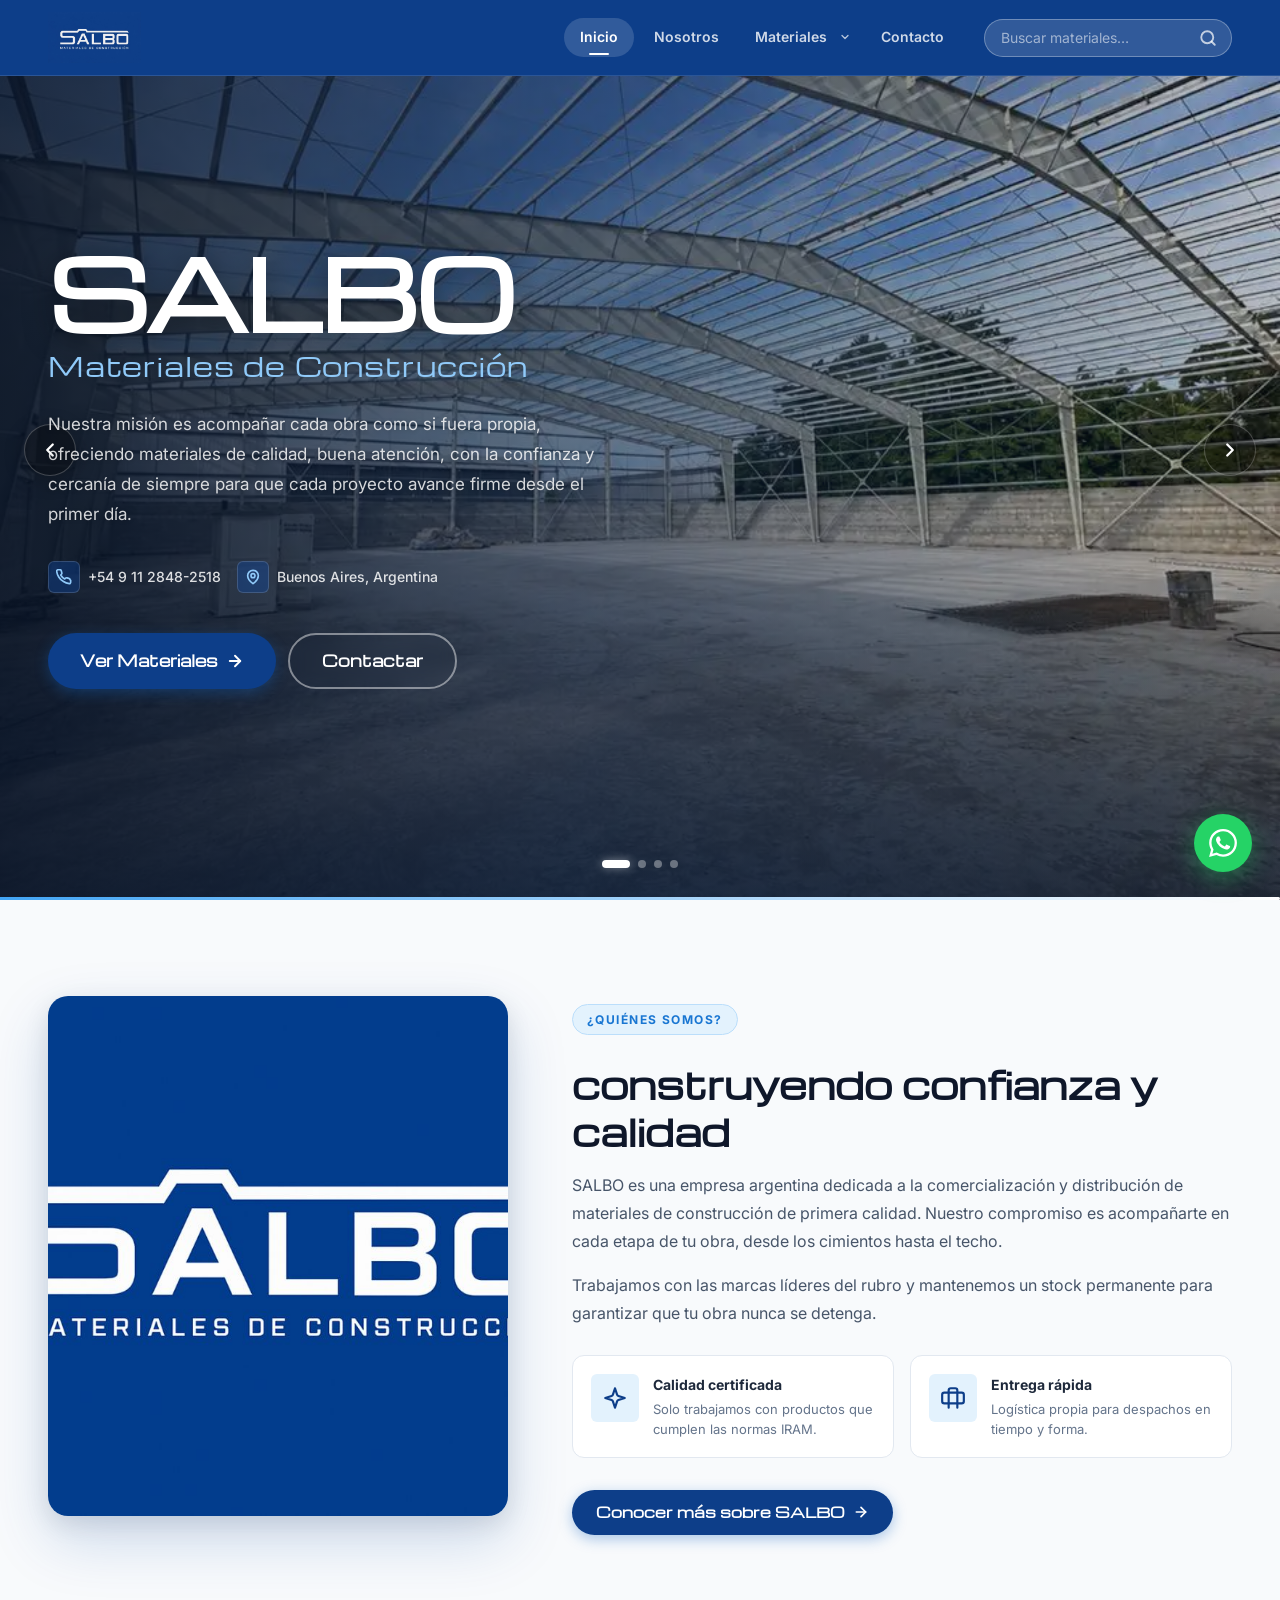
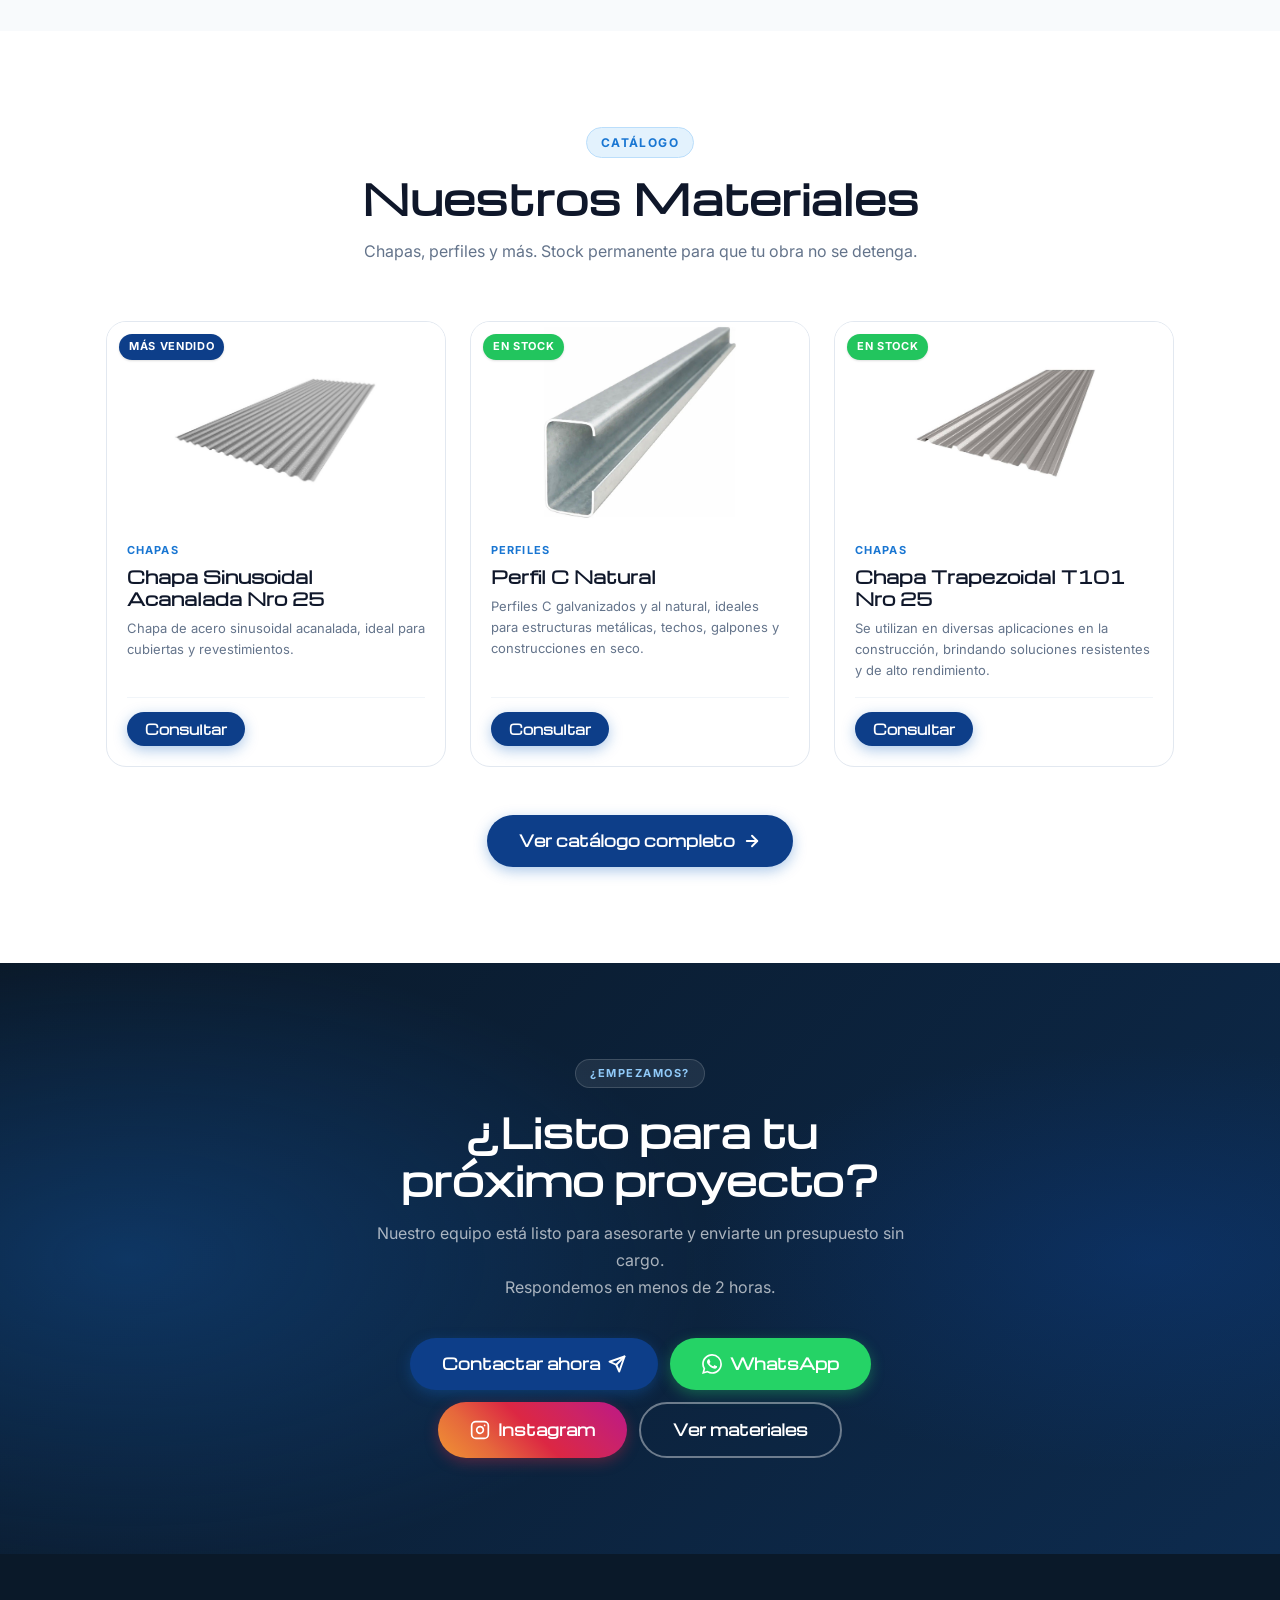
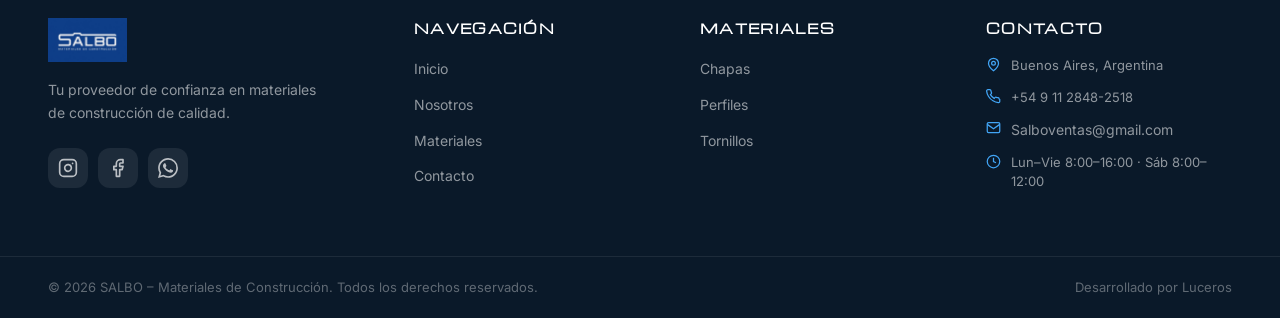
<file: index.html>
<!DOCTYPE html>
<html lang="es">
<head>
  <meta charset="UTF-8" />
  <meta name="viewport" content="width=device-width, initial-scale=1.0" />
  <meta name="description" content="SALBO Materiales de Construcción – Proveedor confiable de chapas, perfiles, cemento, hierro y más. Calidad, compromiso y entrega rápida en Buenos Aires." />
  <meta name="keywords" content="materiales de construcción, chapas, perfiles, cemento, hierro, pinturas, SALBO" />
  <meta name="author" content="SALBO" />
  <meta property="og:title" content="SALBO – Materiales de Construcción" />
  <meta property="og:description" content="Tu proveedor de confianza para materiales de construcción de calidad." />
  <meta property="og:type" content="website" />
  <title>SALBO – Materiales de Construcción</title>

  <link rel="icon" href="assets/img/SALBO_LOGO_WEB.jpeg" type="image/jpeg" />

  <!-- Google Fonts -->
  <link rel="preconnect" href="https://fonts.googleapis.com" />
  <link rel="preconnect" href="https://fonts.gstatic.com" crossorigin />
  <link href="https://fonts.googleapis.com/css2?family=Inter:wght@300;400;500;600;700;800&family=Poppins:wght@400;500;600;700;800;900&display=swap" rel="stylesheet" />

  <!-- CSS -->
  <link rel="stylesheet" href="assets/css/styles.css?v=4" />
</head>
<body data-page="inicio">

  <!-- Shared header (inyectado por shared.js) -->
  <div id="site-header"></div>

  <!-- ===== HERO ===== -->
  <section class="hero" id="inicio" aria-label="Sección principal">

    <!-- Carousel background -->
    <div class="hc" id="heroCarousel" aria-label="Galería de imágenes" role="region">
      <div class="hc__track" id="hcTrack" aria-live="off"></div>

      <button class="hc__arrow hc__arrow--prev" id="hcPrev" aria-label="Imagen anterior" type="button">
        <svg width="22" height="22" viewBox="0 0 24 24" fill="none" stroke="currentColor" stroke-width="2.5" stroke-linecap="round" stroke-linejoin="round" aria-hidden="true"><path d="m15 18-6-6 6-6"/></svg>
      </button>

      <button class="hc__arrow hc__arrow--next" id="hcNext" aria-label="Siguiente imagen" type="button">
        <svg width="22" height="22" viewBox="0 0 24 24" fill="none" stroke="currentColor" stroke-width="2.5" stroke-linecap="round" stroke-linejoin="round" aria-hidden="true"><path d="m9 18 6-6-6-6"/></svg>
      </button>

      <div class="hc__dots" id="hcDots" role="tablist" aria-label="Seleccionar imagen"></div>

      <div class="hc__progress" aria-hidden="true">
        <div class="hc__progress-bar" id="hcProgressBar"></div>
      </div>
    </div>

    <!-- Hero content -->
    <div class="hero__content">
      <h1 class="hero__title reveal">
        <span class="hero__title-main">SALBO</span>
        <span class="hero__title-sub">Materiales de Construcción</span>
      </h1>

      <p class="hero__desc reveal">
        Nuestra misión es acompañar cada obra como si fuera propia, ofreciendo materiales de calidad, buena atención, con la confianza y cercanía de siempre para que cada proyecto avance firme desde el primer día.
      </p>

      <div class="hero__contact reveal">
        <a href="tel:+5491128482518" class="hero__contact-item" aria-label="Llamar">
          <span class="hero__contact-icon" aria-hidden="true">
            <svg width="16" height="16" viewBox="0 0 24 24" fill="none" stroke="currentColor" stroke-width="2.5" stroke-linecap="round" stroke-linejoin="round"><path d="M22 16.92v3a2 2 0 0 1-2.18 2 19.79 19.79 0 0 1-8.63-3.07A19.5 19.5 0 0 1 4.1 12a19.79 19.79 0 0 1-3.07-8.67A2 2 0 0 1 3 1.17h3a2 2 0 0 1 2 1.72c.127.96.361 1.903.7 2.81a2 2 0 0 1-.45 2.11L7.09 9a16 16 0 0 0 6 6l1.27-1.27a2 2 0 0 1 2.11-.45c.907.339 1.85.573 2.81.7A2 2 0 0 1 21 16z"/></svg>
          </span>
          +54 9 11 2848-2518
        </a>
        <span class="hero__contact-item">
          <span class="hero__contact-icon" aria-hidden="true">
            <svg width="16" height="16" viewBox="0 0 24 24" fill="none" stroke="currentColor" stroke-width="2.5" stroke-linecap="round" stroke-linejoin="round"><path d="M20 10c0 6-8 12-8 12s-8-6-8-12a8 8 0 0 1 16 0Z"/><circle cx="12" cy="10" r="3"/></svg>
          </span>
           Buenos Aires, Argentina
        </span>
      </div>

      <div class="hero__ctas reveal">
        <a href="materiales.html" class="btn btn--primary btn--lg">
          Ver Materiales
          <svg width="18" height="18" viewBox="0 0 24 24" fill="none" stroke="currentColor" stroke-width="2.5" stroke-linecap="round" stroke-linejoin="round" aria-hidden="true"><path d="M5 12h14"/><path d="m12 5 7 7-7 7"/></svg>
        </a>
        <a href="contacto.html" class="btn btn--outline btn--lg">Contactar</a>
      </div>
    </div>
  </section>

  <!-- ===== STATS STRIP ===== -->
   <!--
  <section class="stats" aria-label="Estadísticas">
    <div class="container">
      <div class="stats__grid">
        <div class="stats__item reveal">
          <span class="stats__num" data-count="15">0</span><span class="stats__suffix">+</span>
          <span class="stats__label">Años de experiencia</span>
        </div>
        <div class="stats__item reveal">
          <span class="stats__num" data-count="2500">0</span><span class="stats__suffix">+</span>
          <span class="stats__label">Clientes satisfechos</span>
        </div>
        <div class="stats__item reveal">
          <span class="stats__num" data-count="50">0</span><span class="stats__suffix">+</span>
          <span class="stats__label">Productos disponibles</span>
        </div>
        <div class="stats__item reveal">
          <span class="stats__num" data-count="98">0</span><span class="stats__suffix">%</span>
          <span class="stats__label">Tasa de satisfacción</span>
        </div>
      </div>
    </div>
  </section> -->

  <!-- ===== SOBRE NOSOTROS (preview) ===== -->
  <section class="about-preview" aria-labelledby="about-preview-title">
    <div class="container">
      <div class="about__content">

        <!-- Image -->
        <div class="about__image reveal">
          <div class="about__img-wrapper">
            <img
              src="assets/img/LOGO_INDEX.jpg"
              alt="logo SALBO Materiales de Construcción"
              loading="lazy"
              class="about__img"
            />
           <!-- <div class="about__img-badge">
              <strong>15+</strong>
              <span>Años en el mercado</span>
            </div>-->
          </div>
        </div>

        <!-- Text -->
        <div class="about__text reveal">
          <span class="section-tag">¿Quiénes somos?</span>
          <h2 class="about__subtitle" id="about-preview-title" style="font-size:clamp(26px,3.5vw,36px);margin-top:12px;">
          construyendo confianza y calidad
          </h2>
          <p class="about__para">
            SALBO es una empresa argentina dedicada a la comercialización y distribución de materiales de construcción de primera calidad. Nuestro compromiso es acompañarte en cada etapa de tu obra, desde los cimientos hasta el techo.
          </p>
          <p class="about__para">
            Trabajamos con las marcas líderes del rubro y mantenemos un stock permanente para garantizar que tu obra nunca se detenga.
          </p>

          <div class="about__values" style="grid-template-columns:1fr 1fr;margin-top:28px;">
            <div class="value-card reveal">
              <div class="value-card__icon" aria-hidden="true">
                <svg width="26" height="26" viewBox="0 0 24 24" fill="none" stroke="currentColor" stroke-width="2" stroke-linecap="round" stroke-linejoin="round"><path d="m12 3-1.912 5.813a2 2 0 0 1-1.275 1.275L3 12l5.813 1.912a2 2 0 0 1 1.275 1.275L12 21l1.912-5.813a2 2 0 0 1 1.275-1.275L21 12l-5.813-1.912a2 2 0 0 1-1.275-1.275L12 3Z"/></svg>
              </div>
              <div>
                <strong>Calidad certificada</strong>
                <p>Solo trabajamos con productos que cumplen las normas IRAM.</p>
              </div>
            </div>
            <div class="value-card reveal">
              <div class="value-card__icon" aria-hidden="true">
                <svg width="26" height="26" viewBox="0 0 24 24" fill="none" stroke="currentColor" stroke-width="2" stroke-linecap="round" stroke-linejoin="round"><path d="M20 7H4a2 2 0 0 0-2 2v6a2 2 0 0 0 2 2h16a2 2 0 0 0 2-2V9a2 2 0 0 0-2-2Z"/><path d="M16 21V5a2 2 0 0 0-2-2h-4a2 2 0 0 0-2 2v16"/></svg>
              </div>
              <div>
                <strong>Entrega rápida</strong>
                <p>Logística propia para despachos en tiempo y forma.</p>
              </div>
            </div>
          </div>

          <div style="margin-top:32px;">
            <a href="nosotros.html" class="btn btn--primary btn--md">
              Conocer más sobre SALBO
              <svg width="16" height="16" viewBox="0 0 24 24" fill="none" stroke="currentColor" stroke-width="2.5" stroke-linecap="round" stroke-linejoin="round" aria-hidden="true"><path d="M5 12h14"/><path d="m12 5 7 7-7 7"/></svg>
            </a>
          </div>
        </div>
      </div>
    </div>
  </section>

  <!-- ===== MATERIALES DESTACADOS ===== -->
  <section class="featured" aria-labelledby="featured-title">
    <div class="container">
      <div class="section-header reveal">
        <span class="section-tag">Catálogo</span>
        <h2 class="section-title" id="featured-title">Nuestros Materiales</h2>
        <p class="section-desc">Chapas, perfiles y más. Stock permanente para que tu obra no se detenga.</p>
      </div>

      <div class="materials__grid">

        <!-- Chapa Acanalada N°25 -->
        <article class="mat-card reveal" data-category="Chapas" data-name="Chapa Sinusoidal Acanalada Nro 25" role="listitem">
          <div class="mat-card__img-wrap">
            <img src="assets/img/Chapa_Acanalada_N25.jpeg" alt="Chapa Sinusoidal Acanalada Nro 25" loading="lazy" class="mat-card__img" />
            <span class="mat-card__badge">Más vendido</span>
          </div>
          <div class="mat-card__body">
            <span class="mat-card__category">Chapas</span>
            <h3 class="mat-card__name">Chapa Sinusoidal Acanalada Nro 25</h3>
            <p class="mat-card__desc">Chapa de acero sinusoidal acanalada, ideal para cubiertas y revestimientos.</p>
            <div class="mat-card__footer">
              <button class="btn btn--primary btn--sm mat-card__btn" onclick="openConsult('Chapa Sinusoidal Acanalada Nro 25')">Consultar</button>
            </div>
          </div>
        </article>

        <!-- Perfil C Natural -->
        <article class="mat-card reveal" data-category="Perfiles" data-name="Perfil C Natural" role="listitem">
          <div class="mat-card__img-wrap">
            <img src="assets/img/Perfil_C_Natural.jpeg" alt="Perfiles C al Natural" loading="lazy" class="mat-card__img" />
            <span class="mat-card__badge mat-card__badge--GREEN">EN STOCK</span>
          </div>
          <div class="mat-card__body">
            <span class="mat-card__category">Perfiles</span>
            <h3 class="mat-card__name">Perfil C Natural</h3>
            <p class="mat-card__desc">Perfiles C galvanizados y al natural, ideales para estructuras metálicas, techos, galpones y construcciones en seco.</p>
            <div class="mat-card__footer">
              <button class="btn btn--primary btn--sm mat-card__btn" onclick="openConsult('Perfil C Natural')">Consultar</button>
            </div>
          </div>
        </article>

        <!-- Chapa Trapezoidal T101 -->
        <article class="mat-card reveal" data-category="Chapas" data-name="Chapa Trapezoidal T101 Nro 25" role="listitem">
          <div class="mat-card__img-wrap">
            <img src="assets/img/Chapa_Trapezoidal_T101_Nro25 .jpeg" alt="Chapa Trapezoidal T101 Nro 25" loading="lazy" class="mat-card__img" />
            <span class="mat-card__badge mat-card__badge--GREEN">EN STOCK</span>
          </div>
          <div class="mat-card__body">
            <span class="mat-card__category">Chapas</span>
            <h3 class="mat-card__name">Chapa Trapezoidal T101 Nro 25</h3>
            <p class="mat-card__desc">Se utilizan en diversas aplicaciones en la construcción, brindando soluciones resistentes y de alto rendimiento.</p>
            <div class="mat-card__footer">
              <button class="btn btn--primary btn--sm mat-card__btn" onclick="openConsult('Chapa Trapezoidal T101 Nro 25')">Consultar</button>
            </div>
          </div>
        </article>

      </div>

      <div class="featured__cta-wrap reveal">
        <a href="materiales.html" class="btn btn--primary btn--lg">
          Ver catálogo completo
          <svg width="18" height="18" viewBox="0 0 24 24" fill="none" stroke="currentColor" stroke-width="2.5" stroke-linecap="round" stroke-linejoin="round" aria-hidden="true"><path d="M5 12h14"/><path d="m12 5 7 7-7 7"/></svg>
        </a>
      </div>
    </div>
  </section>

  <!-- ===== CTA BANNER ===== -->
  <section class="cta-banner" aria-labelledby="cta-title">
    <div class="cta-banner__content reveal">
      <span class="cta-banner__tag">¿Empezamos?</span>
      <h2 class="cta-banner__title" id="cta-title">¿Listo para tu próximo proyecto?</h2>
      <p class="cta-banner__desc">
        Nuestro equipo está listo para asesorarte y enviarte un presupuesto sin cargo.<br>
        Respondemos en menos de 2 horas.
      </p>
      <div class="cta-banner__actions">
        <a href="contacto.html" class="btn btn--primary btn--lg">
          Contactar ahora
          <svg width="18" height="18" viewBox="0 0 24 24" fill="none" stroke="currentColor" stroke-width="2.5" stroke-linecap="round" stroke-linejoin="round" aria-hidden="true"><path d="m22 2-7 20-4-9-9-4Z"/><path d="M22 2 11 13"/></svg>
        </a>
        <a href="https://wa.me/5491128482518"" target="_blank" rel="noopener noreferrer" class="btn btn--wa btn--lg">
          <svg width="20" height="20" viewBox="0 0 24 24" fill="currentColor" aria-hidden="true"><path d="M17.472 14.382c-.297-.149-1.758-.867-2.03-.967-.273-.099-.471-.148-.67.15-.197.297-.767.966-.94 1.164-.173.199-.347.223-.644.075-.297-.15-1.255-.463-2.39-1.475-.883-.788-1.48-1.761-1.653-2.059-.173-.297-.018-.458.13-.606.134-.133.298-.347.446-.52.149-.174.198-.298.298-.497.099-.198.05-.371-.025-.52-.075-.149-.669-1.612-.916-2.207-.242-.579-.487-.5-.669-.51-.173-.008-.371-.01-.57-.01-.198 0-.52.074-.792.372-.272.297-1.04 1.016-1.04 2.479 0 1.462 1.065 2.875 1.213 3.074.149.198 2.096 3.2 5.077 4.487.709.306 1.262.489 1.694.625.712.227 1.36.195 1.871.118.571-.085 1.758-.719 2.006-1.413.248-.694.248-1.289.173-1.413-.074-.124-.272-.198-.57-.347m-5.421 7.403h-.004a9.87 9.87 0 0 1-5.031-1.378l-.361-.214-3.741.982.998-3.648-.235-.374a9.86 9.86 0 0 1-1.51-5.26c.001-5.45 4.436-9.884 9.888-9.884 2.64 0 5.122 1.03 6.988 2.898a9.825 9.825 0 0 1 2.893 6.994c-.003 5.45-4.437 9.884-9.885 9.884m8.413-18.297A11.815 11.815 0 0 0 12.05 0C5.495 0 .16 5.335.157 11.892c0 2.096.547 4.142 1.588 5.945L.057 24l6.305-1.654a11.882 11.882 0 0 0 5.683 1.448h.005c6.554 0 11.89-5.335 11.893-11.893a11.821 11.821 0 0 0-3.48-8.413Z"/></svg>
          WhatsApp
        </a>
        <a href="https://www.instagram.com/salbomateriales/" target="_blank" rel="noopener noreferrer" class="btn btn--ig btn--lg">
          <svg width="20" height="20" viewBox="0 0 24 24" fill="none" stroke="currentColor" stroke-width="2" stroke-linecap="round" stroke-linejoin="round" aria-hidden="true"><rect x="2" y="2" width="20" height="20" rx="5"/><path d="M16 11.37A4 4 0 1 1 12.63 8 4 4 0 0 1 16 11.37z"/><line x1="17.5" y1="6.5" x2="17.51" y2="6.5"/></svg>
          Instagram
        </a>
        <a href="materiales.html" class="btn btn--outline btn--lg">Ver materiales</a>
      </div>
    </div>
  </section>

  <!-- Shared footer (inyectado por shared.js) -->
  <div id="site-footer"></div>

  <!-- ===== MODAL CONSULTA ===== -->
  <div class="modal" id="consultModal" role="dialog" aria-modal="true" aria-labelledby="modalTitle" hidden>
    <div class="modal__backdrop" onclick="closeConsult()"></div>
    <div class="modal__box">
      <button class="modal__close" onclick="closeConsult()" aria-label="Cerrar">✕</button>
      <div class="modal__icon" aria-hidden="true">
        <svg width="32" height="32" viewBox="0 0 24 24" fill="none" stroke="currentColor" stroke-width="2" stroke-linecap="round" stroke-linejoin="round"><path d="M21 15a2 2 0 0 1-2 2H7l-4 4V5a2 2 0 0 1 2-2h14a2 2 0 0 1 2 2z"/></svg>
      </div>
      <h3 class="modal__title" id="modalTitle">Consultar producto</h3>
      <p class="modal__product" id="modalProduct"></p>
      <p class="modal__desc">¿Querés consultar sobre este producto? Escribinos por WhatsApp o completá el formulario de contacto.</p>
      <div class="modal__actions">
        <a href="https://wa.me/5491128482518" target="_blank" rel="noopener noreferrer" class="btn btn--wa btn--full">
          <svg width="20" height="20" viewBox="0 0 24 24" fill="currentColor" aria-hidden="true"><path d="M17.472 14.382c-.297-.149-1.758-.867-2.03-.967-.273-.099-.471-.148-.67.15-.197.297-.767.966-.94 1.164-.173.199-.347.223-.644.075-.297-.15-1.255-.463-2.39-1.475-.883-.788-1.48-1.761-1.653-2.059-.173-.297-.018-.458.13-.606.134-.133.298-.347.446-.52.149-.174.198-.298.298-.497.099-.198.05-.371-.025-.52-.075-.149-.669-1.612-.916-2.207-.242-.579-.487-.5-.669-.51-.173-.008-.371-.01-.57-.01-.198 0-.52.074-.792.372-.272.297-1.04 1.016-1.04 2.479 0 1.462 1.065 2.875 1.213 3.074.149.198 2.096 3.2 5.077 4.487.709.306 1.262.489 1.694.625.712.227 1.36.195 1.871.118.571-.085 1.758-.719 2.006-1.413.248-.694.248-1.289.173-1.413-.074-.124-.272-.198-.57-.347m-5.421 7.403h-.004a9.87 9.87 0 0 1-5.031-1.378l-.361-.214-3.741.982.998-3.648-.235-.374a9.86 9.86 0 0 1-1.51-5.26c.001-5.45 4.436-9.884 9.888-9.884 2.64 0 5.122 1.03 6.988 2.898a9.825 9.825 0 0 1 2.893 6.994c-.003 5.45-4.437 9.884-9.885 9.884m8.413-18.297A11.815 11.815 0 0 0 12.05 0C5.495 0 .16 5.335.157 11.892c0 2.096.547 4.142 1.588 5.945L.057 24l6.305-1.654a11.882 11.882 0 0 0 5.683 1.448h.005c6.554 0 11.89-5.335 11.893-11.893a11.821 11.821 0 0 0-3.48-8.413Z"/></svg>
          Consultar por WhatsApp
        </a>
        <a href="contacto.html" class="btn btn--outline btn--full" onclick="closeConsult()">
          Ir al formulario de contacto
        </a>
      </div>
    </div>
  </div>

  <!-- JS -->
  <script src="assets/js/shared.js?v=7" defer></script>
  <script src="assets/js/main.js?v=7" defer></script>
</body>
</html>
</file>
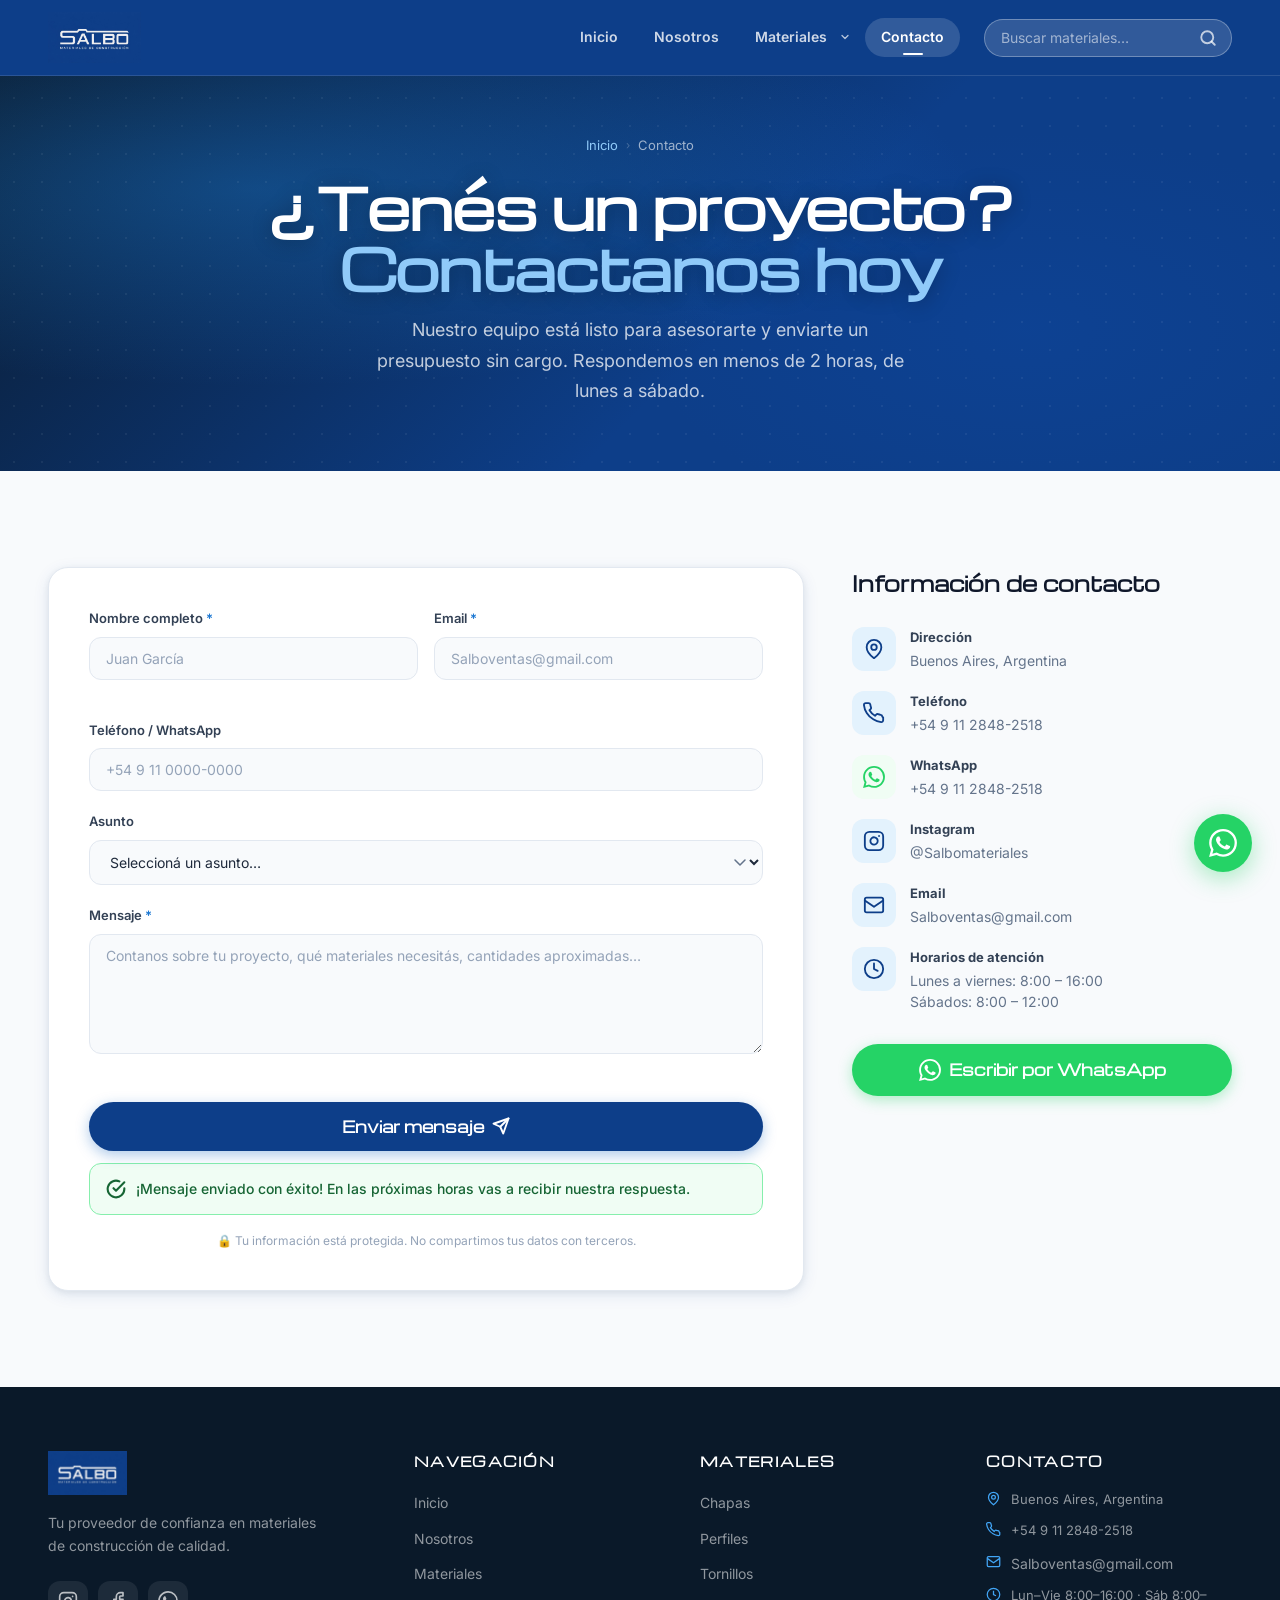
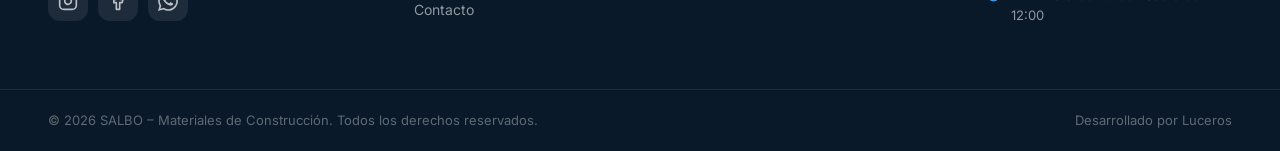
<file: contacto.html>
<!DOCTYPE html>
<html lang="es">
<head>
  <meta charset="UTF-8" />
  <meta name="viewport" content="width=device-width, initial-scale=1.0" />
  <meta name="description" content="Contactá a SALBO – Materiales de Construcción. Formulario de contacto, WhatsApp, teléfono y dirección en Buenos Aires. Respondemos en menos de 2 horas." />
  <meta name="keywords" content="contacto SALBO, presupuesto materiales construcción, consulta chapas perfiles Buenos Aires" />
  <meta name="author" content="SALBO" />
  <meta property="og:title" content="Contacto – SALBO Materiales de Construcción" />
  <meta property="og:description" content="Contactanos para recibir tu presupuesto sin cargo. Respondemos en menos de 2 horas." />
  <meta property="og:type" content="website" />
  <title>Contacto – SALBO Materiales de Construcción</title>

  <link rel="icon" href="assets/img/SALBO_LOGO_WEB.jpeg" type="image/jpeg" />

  <link rel="preconnect" href="https://fonts.googleapis.com" />
  <link rel="preconnect" href="https://fonts.gstatic.com" crossorigin />
  <link href="https://fonts.googleapis.com/css2?family=Inter:wght@300;400;500;600;700;800&family=Poppins:wght@400;500;600;700;800;900&display=swap" rel="stylesheet" />

  <link rel="stylesheet" href="assets/css/styles.css?v=4" />
</head>
<body data-page="contacto">

  <!-- Shared header -->
  <div id="site-header"></div>

  <!-- ===== PAGE HERO ===== -->
  <section class="page-hero" aria-labelledby="ph-title">
    <div class="page-hero__content">
      <nav class="page-hero__breadcrumb" aria-label="Ruta de navegación">
        <a href="index.html">Inicio</a>
        <span class="page-hero__breadcrumb-sep" aria-hidden="true">›</span>
        <span>Contacto</span>
      </nav>
      <h1 class="page-hero__title" id="ph-title">
        ¿Tenés un proyecto?<br><span>Contactanos hoy</span>
      </h1>
      <p class="page-hero__desc">
        Nuestro equipo está listo para asesorarte y enviarte un presupuesto sin cargo. Respondemos en menos de 2 horas, de lunes a sábado.
      </p>
    </div>
  </section>

  <!-- ===== CONTACTO ===== -->
  <section class="contact" id="contacto" aria-labelledby="contact-title">
    <div class="container">

     
      <div class="contact__grid">

        <!-- ── FORMULARIO ── -->
        <div class="contact__form-wrap reveal">
          <form
            class="contact-form"
            id="contactForm"
            action="https://formspree.io/f/xgobwjvb"
            method="POST"
            novalidate
            aria-label="Formulario de contacto"
          >

            <!-- Honeypot anti-spam: oculto para humanos, visible para bots -->
            <input
              type="text"
              name="_gotcha"
              style="display:none;position:absolute;left:-9999px;width:1px;height:1px"
              tabindex="-1"
              autocomplete="off"
              aria-hidden="true"
            />

            <!-- Asunto oculto para Formspree -->
            <input type="hidden" name="_subject" value="Nuevo contacto desde salbo.com.ar" />

            <div class="form-row">
              <div class="form-group">
                <label for="cName" class="form-label">
                  Nombre completo <span class="required" aria-hidden="true">*</span>
                </label>
                <input
                  type="text"
                  id="cName"
                  name="name"
                  class="form-input"
                  placeholder="Juan García"
                  autocomplete="name"
                  required
                  aria-required="true"
                />
                <span class="form-error" id="cName-error" role="alert"></span>
              </div>
              <div class="form-group">
                <label for="cEmail" class="form-label">
                  Email <span class="required" aria-hidden="true">*</span>
                </label>
                <input
                  type="email"
                  id="cEmail"
                  name="email"
                  class="form-input"
                  placeholder="Salboventas@gmail.com"
                  autocomplete="email"
                  required
                  aria-required="true"
                />
                <span class="form-error" id="cEmail-error" role="alert"></span>
              </div>
            </div>

            <div class="form-group">
              <label for="cPhone" class="form-label">Teléfono / WhatsApp</label>
              <input
                type="tel"
                id="cPhone"
                name="phone"
                class="form-input"
                placeholder="+54 9 11 0000-0000"
                autocomplete="tel"
              />
            </div>

            <div class="form-group">
              <label for="cSubject" class="form-label">Asunto</label>
              <select id="cSubject" name="subject" class="form-input form-select">
                <option value="">Seleccioná un asunto…</option>
                <option value="presupuesto">Solicitar presupuesto</option>
                <option value="consulta">Consulta de producto</option>
                <option value="entrega">Consulta de entrega</option>
                <option value="otro">Otro</option>
              </select>
            </div>

            <div class="form-group">
              <label for="cMessage" class="form-label">
                Mensaje <span class="required" aria-hidden="true">*</span>
              </label>
              <textarea
                id="cMessage"
                name="message"
                class="form-input form-textarea"
                placeholder="Contanos sobre tu proyecto, qué materiales necesitás, cantidades aproximadas…"
                rows="5"
                required
                aria-required="true"
              ></textarea>
              <span class="form-error" id="cMessage-error" role="alert"></span>
            </div>

            <button type="submit" class="btn btn--primary btn--full btn--lg" id="submitBtn">
              Enviar mensaje
              <svg width="18" height="18" viewBox="0 0 24 24" fill="none" stroke="currentColor" stroke-width="2.5" stroke-linecap="round" stroke-linejoin="round" aria-hidden="true"><path d="m22 2-7 20-4-9-9-4Z"/><path d="M22 2 11 13"/></svg>
            </button>

            <!-- Mensaje de éxito -->
            <div class="form-success" id="formSuccess" role="status" aria-live="polite" hidden>
              <svg width="20" height="20" viewBox="0 0 24 24" fill="none" stroke="currentColor" stroke-width="2.5" stroke-linecap="round" stroke-linejoin="round" aria-hidden="true"><path d="M22 11.08V12a10 10 0 1 1-5.93-9.14"/><path d="m9 11 3 3L22 4"/></svg>
              <span>¡Mensaje enviado con éxito! En las próximas horas vas a recibir nuestra respuesta.</span>
            </div>

            <p style="font-size:12px;color:var(--gray-400);margin-top:16px;text-align:center;">
              🔒 Tu información está protegida. No compartimos tus datos con terceros.
            </p>
          </form>
        </div>

        <!-- ── INFO DE CONTACTO ── -->
        <div class="contact__info reveal">
          <h3 class="contact__info-title">Información de contacto</h3>

          <div class="contact__info-items">

            <div class="contact__info-item">
              <div class="contact__info-icon" aria-hidden="true">
                <svg width="22" height="22" viewBox="0 0 24 24" fill="none" stroke="currentColor" stroke-width="2" stroke-linecap="round" stroke-linejoin="round"><path d="M20 10c0 6-8 12-8 12s-8-6-8-12a8 8 0 0 1 16 0Z"/><circle cx="12" cy="10" r="3"/></svg>
              </div>
              <div>
                <strong>Dirección</strong>
                <p> Buenos Aires, Argentina</p>
              </div>
            </div>

            <div class="contact__info-item">
              <div class="contact__info-icon" aria-hidden="true">
                <svg width="22" height="22" viewBox="0 0 24 24" fill="none" stroke="currentColor" stroke-width="2" stroke-linecap="round" stroke-linejoin="round"><path d="M22 16.92v3a2 2 0 0 1-2.18 2 19.79 19.79 0 0 1-8.63-3.07A19.5 19.5 0 0 1 4.1 12a19.79 19.79 0 0 1-3.07-8.67A2 2 0 0 1 3 1.17h3a2 2 0 0 1 2 1.72c.127.96.361 1.903.7 2.81a2 2 0 0 1-.45 2.11L7.09 9a16 16 0 0 0 6 6l1.27-1.27a2 2 0 0 1 2.11-.45c.907.339 1.85.573 2.81.7A2 2 0 0 1 21 16z"/></svg>
              </div>
              <div>
                <strong>Teléfono</strong>
                <p><a href="tel:+5491128482518">+54 9 11 2848-2518</a></p>
              </div>
            </div>

            <div class="contact__info-item">
              <div class="contact__info-icon contact__info-icon--wa" aria-hidden="true">
                <svg width="22" height="22" viewBox="0 0 24 24" fill="currentColor"><path d="M17.472 14.382c-.297-.149-1.758-.867-2.03-.967-.273-.099-.471-.148-.67.15-.197.297-.767.966-.94 1.164-.173.199-.347.223-.644.075-.297-.15-1.255-.463-2.39-1.475-.883-.788-1.48-1.761-1.653-2.059-.173-.297-.018-.458.13-.606.134-.133.298-.347.446-.52.149-.174.198-.298.298-.497.099-.198.05-.371-.025-.52-.075-.149-.669-1.612-.916-2.207-.242-.579-.487-.5-.669-.51-.173-.008-.371-.01-.57-.01-.198 0-.52.074-.792.372-.272.297-1.04 1.016-1.04 2.479 0 1.462 1.065 2.875 1.213 3.074.149.198 2.096 3.2 5.077 4.487.709.306 1.262.489 1.694.625.712.227 1.36.195 1.871.118.571-.085 1.758-.719 2.006-1.413.248-.694.248-1.289.173-1.413-.074-.124-.272-.198-.57-.347m-5.421 7.403h-.004a9.87 9.87 0 0 1-5.031-1.378l-.361-.214-3.741.982.998-3.648-.235-.374a9.86 9.86 0 0 1-1.51-5.26c.001-5.45 4.436-9.884 9.888-9.884 2.64 0 5.122 1.03 6.988 2.898a9.825 9.825 0 0 1 2.893 6.994c-.003 5.45-4.437 9.884-9.885 9.884m8.413-18.297A11.815 11.815 0 0 0 12.05 0C5.495 0 .16 5.335.157 11.892c0 2.096.547 4.142 1.588 5.945L.057 24l6.305-1.654a11.882 11.882 0 0 0 5.683 1.448h.005c6.554 0 11.89-5.335 11.893-11.893a11.821 11.821 0 0 0-3.48-8.413Z"/></svg>
              </div>
              <div>
                <strong>WhatsApp</strong>
                <p><a href="https://wa.me/5491128482518" target="_blank" rel="noopener noreferrer">+54 9 11 2848-2518</a></p>
              </div>
            </div>

            <div class="contact__info-item">
              <div class="contact__info-icon" aria-hidden="true">
                <svg width="22" height="22" viewBox="0 0 24 24" fill="none" stroke="currentColor" stroke-width="2" stroke-linecap="round" stroke-linejoin="round"><rect x="2" y="2" width="20" height="20" rx="5"/><path d="M16 11.37A4 4 0 1 1 12.63 8 4 4 0 0 1 16 11.37z"/><line x1="17.5" y1="6.5" x2="17.51" y2="6.5"/></svg>
              </div>
              <div>
                <strong>Instagram</strong>
                <p><a href="https://www.instagram.com/salbomateriales/" target="_blank" rel="noopener noreferrer">@Salbomateriales</a></p>
              </div>
            </div>

            <div class="contact__info-item">
              <div class="contact__info-icon" aria-hidden="true">
                <svg width="22" height="22" viewBox="0 0 24 24" fill="none" stroke="currentColor" stroke-width="2" stroke-linecap="round" stroke-linejoin="round"><rect x="2" y="4" width="20" height="16" rx="2"/><path d="m22 7-10 7L2 7"/></svg>
              </div>
              <div>
                <strong>Email</strong>
                <!-- Email obfuscado: ensamblado por JS para evitar scrapers -->
                <p>
                  <span
                    class="js-email"
                    data-u="Salboventas"
                    data-d="gmail"
                    data-t="com"
                    data-style="page"
                    aria-label="Email de contacto"
                  >
                    <noscript>Salboventas [arroba] gmail.com</noscript>
                  </span>
                </p>
              </div>
            </div>

            <div class="contact__info-item">
              <div class="contact__info-icon" aria-hidden="true">
                <svg width="22" height="22" viewBox="0 0 24 24" fill="none" stroke="currentColor" stroke-width="2" stroke-linecap="round" stroke-linejoin="round"><circle cx="12" cy="12" r="10"/><polyline points="12 6 12 12 16 14"/></svg>
              </div>
              <div>
                <strong>Horarios de atención</strong>
                <p>Lunes a viernes: 8:00 – 16:00<br />Sábados: 8:00 – 12:00</p>
              </div>
            </div>

          </div>

          <a href="https://wa.me/5491128482518" target="_blank" rel="noopener noreferrer" class="btn btn--wa btn--lg" style="width:100%;justify-content:center;" aria-label="Escribir por WhatsApp">
            <svg width="22" height="22" viewBox="0 0 24 24" fill="currentColor" aria-hidden="true"><path d="M17.472 14.382c-.297-.149-1.758-.867-2.03-.967-.273-.099-.471-.148-.67.15-.197.297-.767.966-.94 1.164-.173.199-.347.223-.644.075-.297-.15-1.255-.463-2.39-1.475-.883-.788-1.48-1.761-1.653-2.059-.173-.297-.018-.458.13-.606.134-.133.298-.347.446-.52.149-.174.198-.298.298-.497.099-.198.05-.371-.025-.52-.075-.149-.669-1.612-.916-2.207-.242-.579-.487-.5-.669-.51-.173-.008-.371-.01-.57-.01-.198 0-.52.074-.792.372-.272.297-1.04 1.016-1.04 2.479 0 1.462 1.065 2.875 1.213 3.074.149.198 2.096 3.2 5.077 4.487.709.306 1.262.489 1.694.625.712.227 1.36.195 1.871.118.571-.085 1.758-.719 2.006-1.413.248-.694.248-1.289.173-1.413-.074-.124-.272-.198-.57-.347m-5.421 7.403h-.004a9.87 9.87 0 0 1-5.031-1.378l-.361-.214-3.741.982.998-3.648-.235-.374a9.86 9.86 0 0 1-1.51-5.26c.001-5.45 4.436-9.884 9.888-9.884 2.64 0 5.122 1.03 6.988 2.898a9.825 9.825 0 0 1 2.893 6.994c-.003 5.45-4.437 9.884-9.885 9.884m8.413-18.297A11.815 11.815 0 0 0 12.05 0C5.495 0 .16 5.335.157 11.892c0 2.096.547 4.142 1.588 5.945L.057 24l6.305-1.654a11.882 11.882 0 0 0 5.683 1.448h.005c6.554 0 11.89-5.335 11.893-11.893a11.821 11.821 0 0 0-3.48-8.413Z"/></svg>
            Escribir por WhatsApp
          </a>
        </div>

      </div>
    </div>
  </section>

  <!-- Shared footer -->
  <div id="site-footer"></div>

  <script src="assets/js/shared.js?v=7" defer></script>
  <script src="assets/js/main.js?v=7" defer></script>
</body>
</html>
</file>
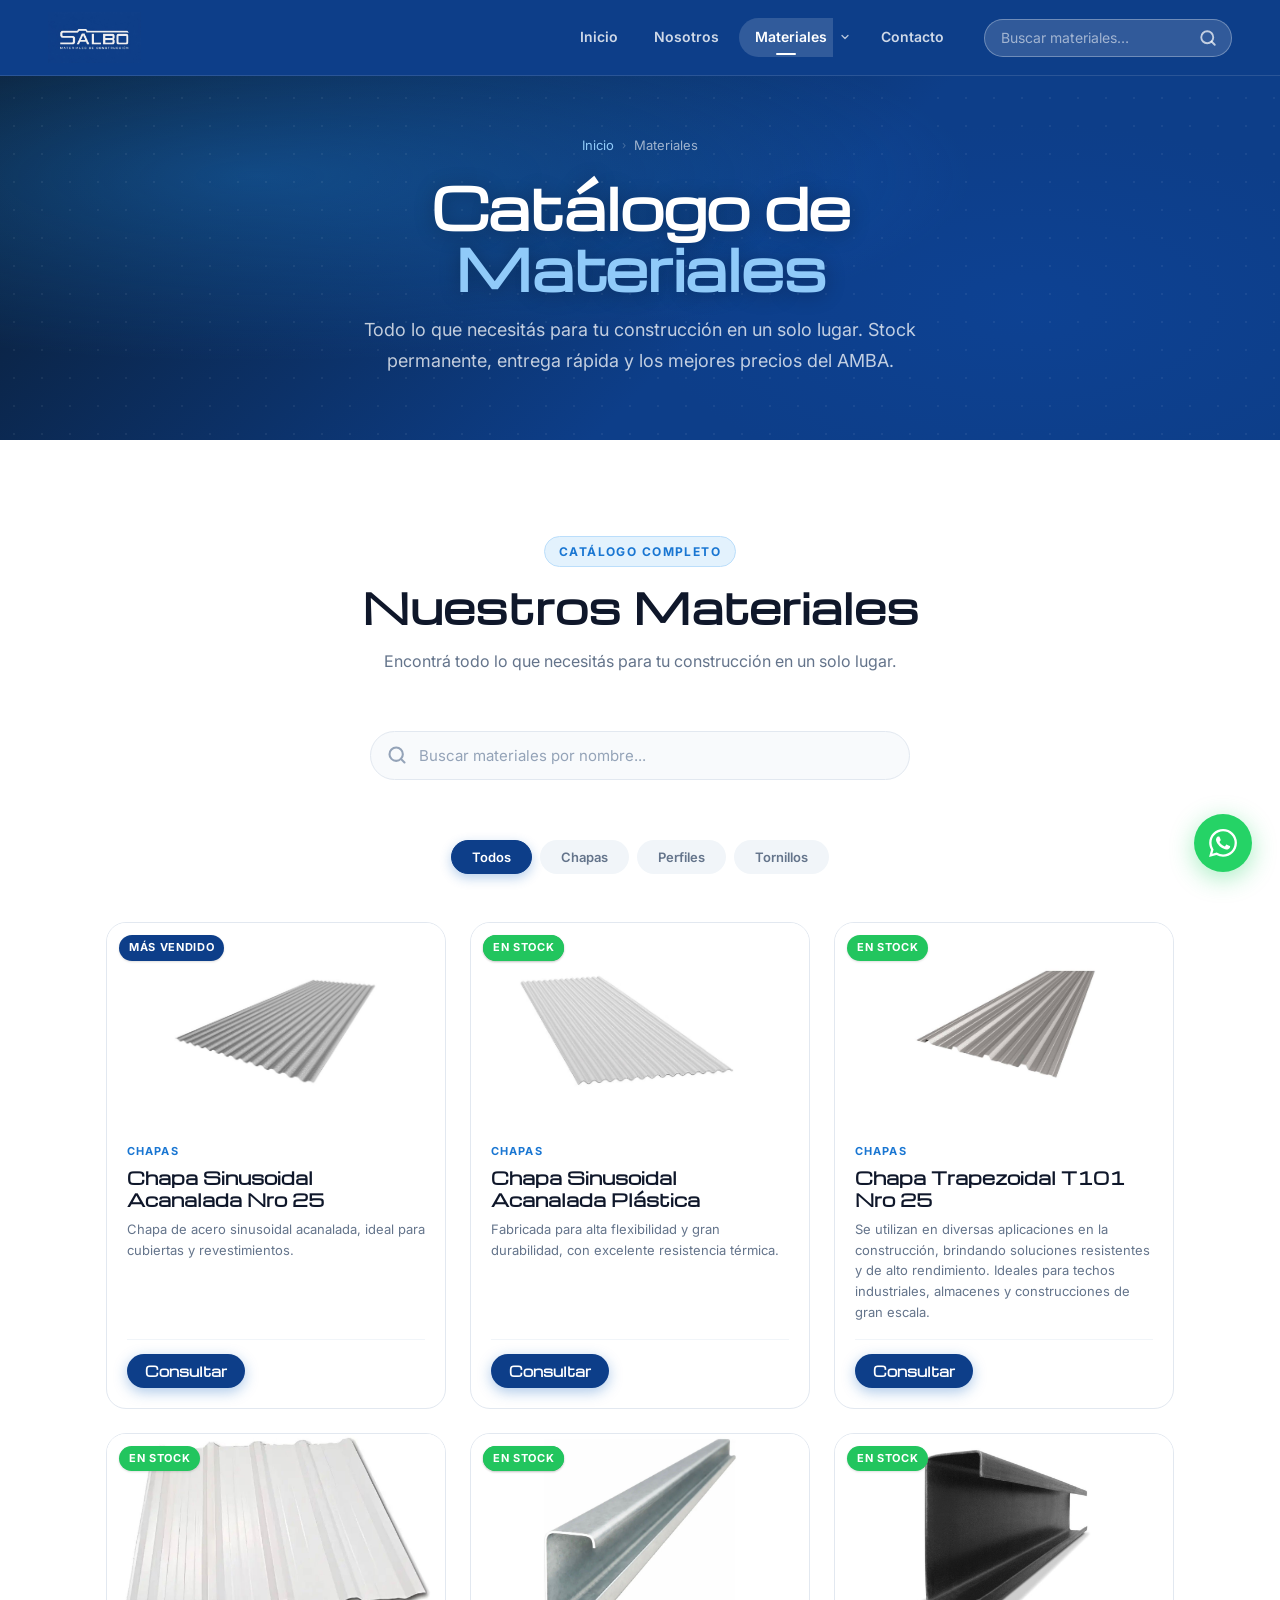
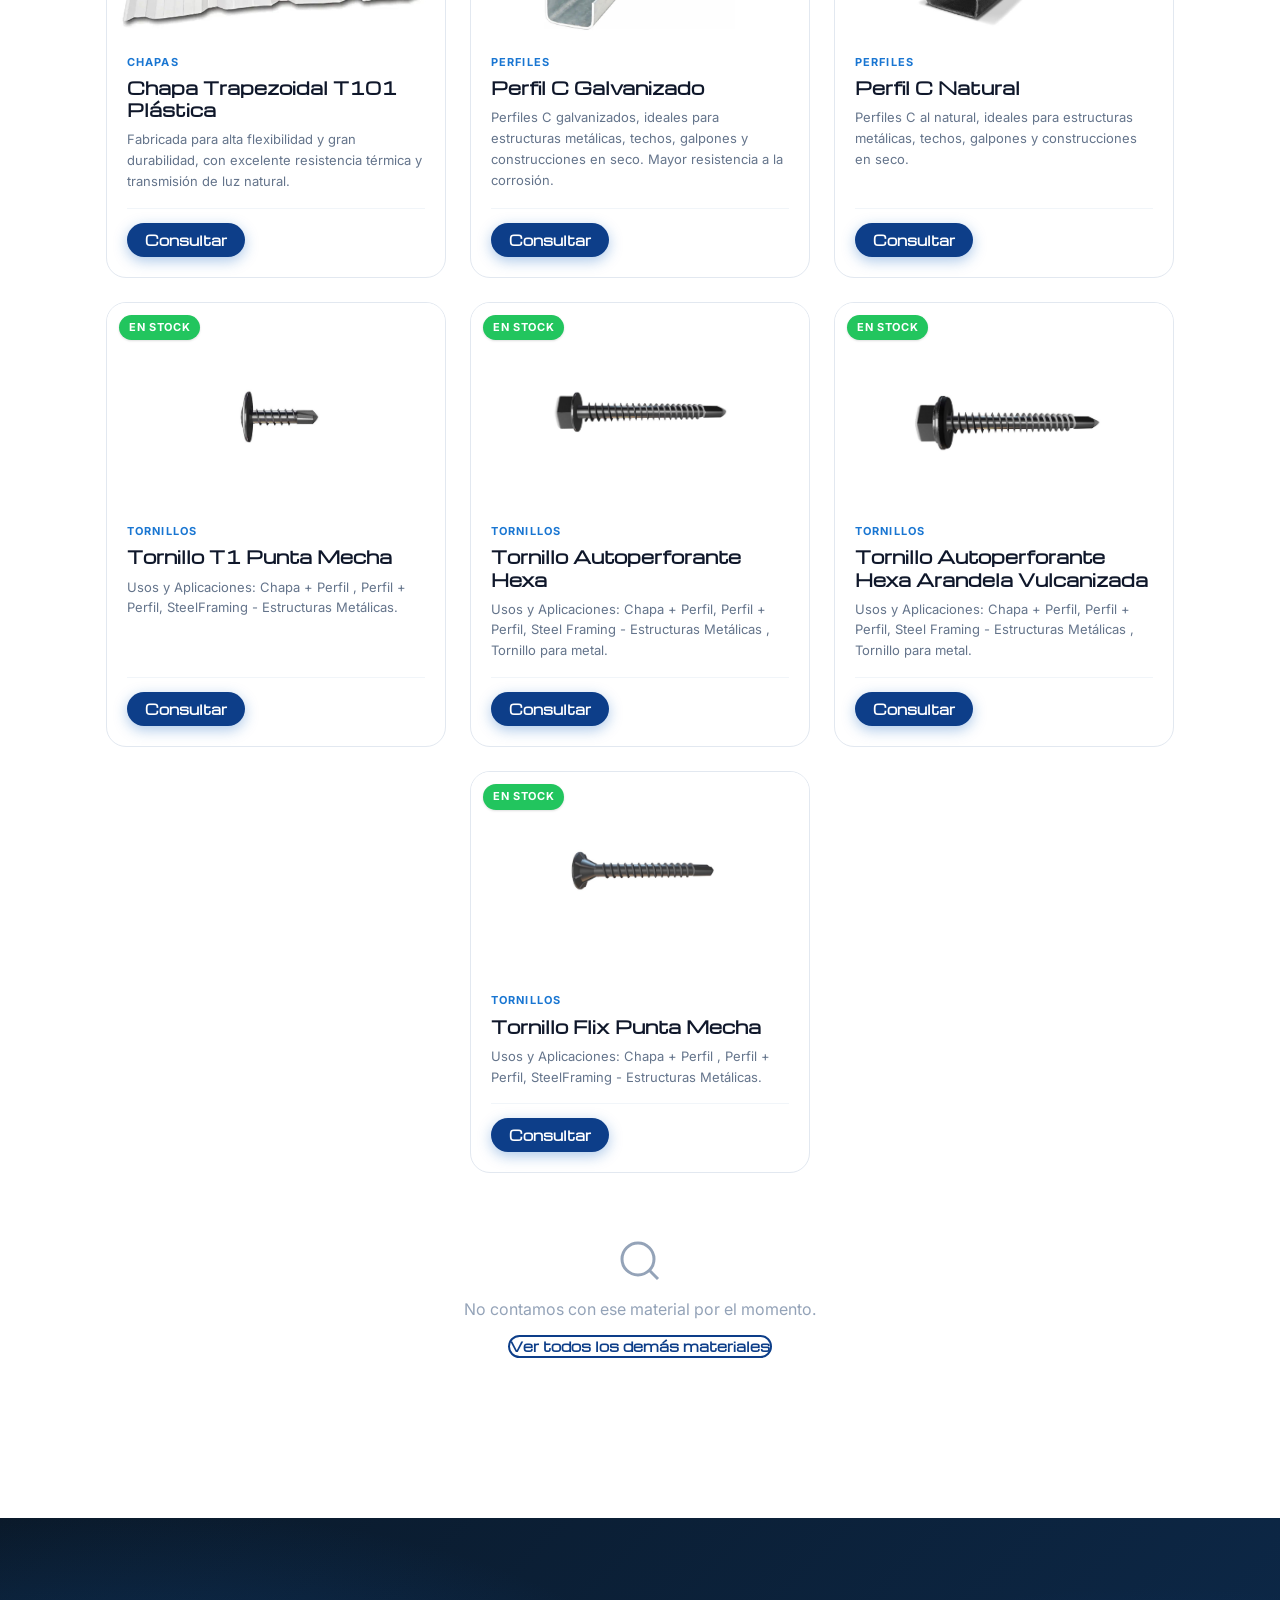
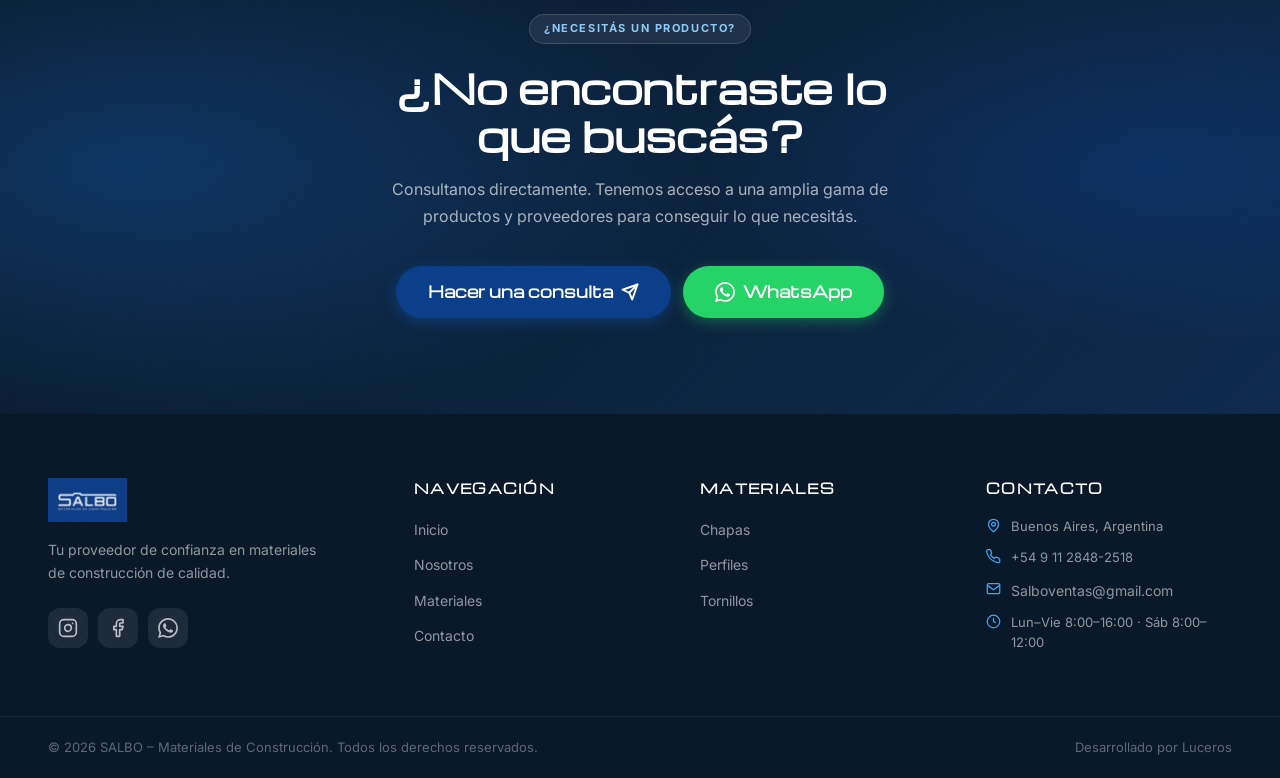
<file: materiales.html>
<!DOCTYPE html>
<html lang="es">
<head>
  <meta charset="UTF-8" />
  <meta name="viewport" content="width=device-width, initial-scale=1.0" />
  <meta name="description" content="Catálogo de materiales de construcción SALBO – Chapas acanaladas, perfiles C, chapas trapezoidales y más. Stock permanente en Buenos Aires." />
  <meta name="keywords" content="chapas acanaladas, perfiles C, chapas trapezoidales, materiales construcción, SALBO" />
  <meta name="author" content="SALBO" />
  <meta property="og:title" content="Catálogo de Materiales – SALBO" />
  <meta property="og:description" content="Chapas, perfiles y materiales de construcción en stock. Consultá precios y disponibilidad." />
  <meta property="og:type" content="website" />
  <title>Materiales – SALBO Materiales de Construcción</title>

  <link rel="icon" href="assets/img/SALBO_LOGO_WEB.jpeg" type="image/jpeg" />

  <link rel="preconnect" href="https://fonts.googleapis.com" />
  <link rel="preconnect" href="https://fonts.gstatic.com" crossorigin />
  <link href="https://fonts.googleapis.com/css2?family=Inter:wght@300;400;500;600;700;800&family=Poppins:wght@400;500;600;700;800;900&display=swap" rel="stylesheet" />

  <link rel="stylesheet" href="assets/css/styles.css?v=4" />
</head>
<body data-page="materiales">

  <!-- Shared header -->
  <div id="site-header"></div>

  <!-- ===== PAGE HERO ===== -->
  <section class="page-hero" aria-labelledby="ph-title">
    <div class="page-hero__content">
      <nav class="page-hero__breadcrumb" aria-label="Ruta de navegación">
        <a href="index.html">Inicio</a>
        <span class="page-hero__breadcrumb-sep" aria-hidden="true">›</span>
        <span>Materiales</span>
      </nav>
      <h1 class="page-hero__title" id="ph-title">
        Catálogo de<br><span>Materiales</span>
      </h1>
      <p class="page-hero__desc">
        Todo lo que necesitás para tu construcción en un solo lugar. Stock permanente, entrega rápida y los mejores precios del AMBA.
      </p>
    </div>
  </section>

  <!-- ===== CATÁLOGO COMPLETO ===== -->
  <section class="materials" id="materiales" aria-labelledby="materials-title">
    <div class="container">
      <div class="section-header reveal">
        <span class="section-tag">Catálogo completo</span>
        <h2 class="section-title" id="materials-title">Nuestros Materiales</h2>
        <p class="section-desc">Encontrá todo lo que necesitás para tu construcción en un solo lugar.</p>
      </div>

      <!-- Search -->
      <div class="materials__search reveal">
        <div class="mat-search-wrapper">
          <svg width="20" height="20" viewBox="0 0 24 24" fill="none" stroke="currentColor" stroke-width="2.5" stroke-linecap="round" stroke-linejoin="round" aria-hidden="true"><circle cx="11" cy="11" r="8"/><path d="m21 21-4.35-4.35"/></svg>
          <input
            type="search"
            id="materialSearch"
            class="mat-search-input"
            placeholder="Buscar materiales por nombre..."
            aria-label="Filtrar materiales"
            autocomplete="off"
          />
          <button type="button" class="mat-search-clear" id="clearSearch" aria-label="Limpiar búsqueda" hidden>✕</button>
        </div>
        <p class="mat-search-count" id="searchCount" aria-live="polite"></p>
      </div>

      <!-- Filter pills -->
      <div class="materials__filters reveal" role="group" aria-label="Filtrar por categoría">
        <button class="filter-pill active" data-filter="all">Todos</button>
        <button class="filter-pill" data-filter="Chapas">Chapas</button>
        <button class="filter-pill" data-filter="Perfiles">Perfiles</button>
        <button class="filter-pill" data-filter="Tornillos">Tornillos</button>
      </div>

      <!-- Grid -->
      <div class="materials__grid" id="materialsGrid" role="list">

        <article class="mat-card reveal" data-category="Chapas" data-name="Chapa Sinusoidal Acanalada Nro 25" role="listitem">
          <div class="mat-card__img-wrap">
            <img src="assets/img/Chapa_Acanalada_N25.jpeg" alt="Chapa Sinusoidal Acanalada Nro 25" loading="lazy" class="mat-card__img" />
            <span class="mat-card__badge">Más vendido</span>
          </div>
          <div class="mat-card__body">
            <span class="mat-card__category">Chapas</span>
            <h3 class="mat-card__name">Chapa Sinusoidal Acanalada Nro 25</h3>
            <p class="mat-card__desc">Chapa de acero sinusoidal acanalada, ideal para cubiertas y revestimientos.</p>
            <div class="mat-card__footer">
              <button class="btn btn--primary btn--sm mat-card__btn" onclick="openConsult('Chapa Sinusoidal Acanalada Nro 25')">Consultar</button>
            </div>
          </div>
        </article>

        <article class="mat-card reveal" data-category="Chapas" data-name="Chapa Sinusoidal Acanalada Plástica" role="listitem">
          <div class="mat-card__img-wrap">
            <img src="assets/img/Chapa_Sinusoidal_Acanalada_Plastica.jpeg" alt="Chapa Sinusoidal Acanalada Plástica" loading="lazy" class="mat-card__img" />
            <span class="mat-card__badge mat-card__badge--GREEN">EN STOCK</span>
          </div>
          <div class="mat-card__body">
            <span class="mat-card__category">Chapas</span>
            <h3 class="mat-card__name">Chapa Sinusoidal Acanalada Plástica</h3>
            <p class="mat-card__desc">Fabricada para alta flexibilidad y gran durabilidad, con excelente resistencia térmica.</p>
            <div class="mat-card__footer">
              <span class="mat-card__badge mat-card__badge--GREEN">EN STOCK</span>
              <button class="btn btn--primary btn--sm mat-card__btn" onclick="openConsult('Chapa Sinusoidal Acanalada Plástica')">Consultar</button>
            </div>
          </div>
        </article>

        <article class="mat-card reveal" data-category="Chapas" data-name="Chapa Trapezoidal T101 Nro 25" role="listitem">
          <div class="mat-card__img-wrap">
            <img src="assets/img/Chapa_Trapezoidal_T101_Nro25 .jpeg" alt="Chapa Trapezoidal T101 Nro 25" loading="lazy" class="mat-card__img" />
            <span class="mat-card__badge mat-card__badge--GREEN">EN STOCK</span>
          </div>
          <div class="mat-card__body">
            <span class="mat-card__category">Chapas</span>
            <h3 class="mat-card__name">Chapa Trapezoidal T101 Nro 25</h3>
            <p class="mat-card__desc">Se utilizan en diversas aplicaciones en la construcción, brindando soluciones resistentes y de alto rendimiento. Ideales para techos industriales, almacenes y construcciones de gran escala.</p>
            <div class="mat-card__footer">
              <button class="btn btn--primary btn--sm mat-card__btn" onclick="openConsult('Chapa Trapezoidal T101 Nro 25')">Consultar</button>
            </div>
          </div>
        </article>

        <article class="mat-card reveal" data-category="Chapas" data-name="Chapa Trapezoidal T101 Plástica" role="listitem">
          <div class="mat-card__img-wrap">
            <img src="assets/img/Chapa_Trapezoidal_T101_Plastica .jpeg" alt="Chapa Trapezoidal T101 Plástica" loading="lazy" class="mat-card__img" />
          </div>
          <div class="mat-card__body">
            <span class="mat-card__category">Chapas</span>
            <h3 class="mat-card__name">Chapa Trapezoidal T101 Plástica</h3>
            <p class="mat-card__desc">Fabricada para alta flexibilidad y gran durabilidad, con excelente resistencia térmica y transmisión de luz natural.</p>
            <div class="mat-card__footer">
              <span class="mat-card__badge mat-card__badge--GREEN">EN STOCK</span>
              <button class="btn btn--primary btn--sm mat-card__btn" onclick="openConsult('Chapa Trapezoidal T101 Plástica')">Consultar</button>
            </div>
          </div>
        </article>

        <article class="mat-card reveal" data-category="Perfiles" data-name="Perfil C Natural" role="listitem">
          <div class="mat-card__img-wrap">
            <img src="assets/img/Perfil_C_Natural.jpeg" alt="Perfiles C al Natural" loading="lazy" class="mat-card__img" />
                  <span class="mat-card__badge mat-card__badge--GREEN">EN STOCK</span>
                </div>
          <div class="mat-card__body">
            <span class="mat-card__category">Perfiles</span>
            <h3 class="mat-card__name">Perfil C Galvanizado</h3>
            <p class="mat-card__desc">Perfiles C galvanizados, ideales para estructuras metálicas, techos, galpones y construcciones en seco. Mayor resistencia a la corrosión.</p>
            <div class="mat-card__footer">
              <span class="mat-card__badge mat-card__badge--GREEN">EN STOCK</span>
              <button class="btn btn--primary btn--sm mat-card__btn" onclick="openConsult('Perfil C Galvanizado')">Consultar</button>
            </div>
          </div>
        </article>

        <article class="mat-card reveal" data-category="Perfiles" data-name="Perfil C Galvanizado" role="listitem">
          <div class="mat-card__img-wrap">
            <img src="assets/img/Perfil_C_Galvanizado.jpeg" alt="Perfil C Galvanizado" loading="lazy" class="mat-card__img" />
          </div>
          <div class="mat-card__body">
            <span class="mat-card__category">Perfiles</span>
            <h3 class="mat-card__name">Perfil C Natural</h3>
            <p class="mat-card__desc">Perfiles C al natural, ideales para estructuras metálicas, techos, galpones y construcciones en seco.</p>
            <div class="mat-card__footer">
              <span class="mat-card__badge mat-card__badge--GREEN">EN STOCK</span>
              <button class="btn btn--primary btn--sm mat-card__btn" onclick="openConsult('Perfil C Natural')">Consultar</button>
            </div>
          </div>
        </article>


        <article class="mat-card reveal" data-category="Tornillos" data-name="Tornillo T1 Punta Mecha" role="listitem">
          <div class="mat-card__img-wrap">
            <img src="assets/img/Tornillo_T1_Punta_Mecha.jpeg" alt="Tornillo T1 Punta Mecha" loading="lazy" class="mat-card__img" />
          </div>
          <div class="mat-card__body">
            <span class="mat-card__category">Tornillos</span>
            <h3 class="mat-card__name">Tornillo T1 Punta Mecha</h3>
            <p class="mat-card__desc">Usos y Aplicaciones: Chapa + Perfil , Perfil + Perfil, SteelFraming - Estructuras Metálicas.</p>
            <div class="mat-card__footer">
              <span class="mat-card__badge mat-card__badge--GREEN">EN STOCK</span>
              <button class="btn btn--primary btn--sm mat-card__btn" onclick="openConsult('Tornillo T1 Punta Mecha')">Consultar</button>
            </div>
          </div>
        </article>

        <article class="mat-card reveal" data-category="Tornillos" data-name="Tornillo Autoperforante Hexa" role="listitem">
          <div class="mat-card__img-wrap">
            <img src="assets/img/Tornillo_Autoperforante_Hexa.jpeg" alt="Tornillo Autoperforante Hexa" loading="lazy" class="mat-card__img" />
          </div>
          <div class="mat-card__body">
            <span class="mat-card__category">Tornillos</span>
            <h3 class="mat-card__name">Tornillo Autoperforante Hexa</h3>
            <p class="mat-card__desc">Usos y Aplicaciones: Chapa + Perfil, Perfil + Perfil, Steel Framing - Estructuras Metálicas , Tornillo para metal.</p>
            <div class="mat-card__footer">
              <span class="mat-card__badge mat-card__badge--GREEN">EN STOCK</span>
              <button class="btn btn--primary btn--sm mat-card__btn" onclick="openConsult('Tornillo Autoperforante Hexa')">Consultar</button>
            </div>
          </div>
        </article>

         <article class="mat-card reveal" data-category="Tornillos" data-name="Tornillo Autoperforante Hexa Arandela Vulcanizada" role="listitem">
          <div class="mat-card__img-wrap">
            <img src="assets/img/Tornillo_Autoperforante_Hexa_Arandela_Vulcanizada.jpeg" alt="Tornillo Autoperforante Hexa Arandela Vulcanizada" loading="lazy" class="mat-card__img" />
          </div>
          <div class="mat-card__body">
            <span class="mat-card__category">Tornillos</span>
            <h3 class="mat-card__name">Tornillo Autoperforante Hexa Arandela Vulcanizada</h3>
            <p class="mat-card__desc">Usos y Aplicaciones: Chapa + Perfil, Perfil + Perfil, Steel Framing - Estructuras Metálicas , Tornillo para metal.</p>
            <div class="mat-card__footer">
              <span class="mat-card__badge mat-card__badge--GREEN">EN STOCK</span>
              <button class="btn btn--primary btn--sm mat-card__btn" onclick="openConsult('Tornillo Autoperforante Hexa Arandela Vulcanizada')">Consultar</button>
            </div>
          </div>
        </article>

         <article class="mat-card reveal" data-category="Tornillos" data-name="Tornillo Flix Punta Mecha" role="listitem">
          <div class="mat-card__img-wrap">
            <img src="assets/img/Tornillo_Flix_punta_mecha.jpeg" alt="Tornillo Flix Punta Mecha" loading="lazy" class="mat-card__img" />
          </div>
          <div class="mat-card__body">
            <span class="mat-card__category">Tornillos</span>
            <h3 class="mat-card__name">Tornillo Flix Punta Mecha</h3>
            <p class="mat-card__desc">Usos y Aplicaciones: Chapa + Perfil , Perfil + Perfil, SteelFraming - Estructuras Metálicas.</p>
            <div class="mat-card__footer">
              <span class="mat-card__badge mat-card__badge--GREEN">EN STOCK</span>
              <button class="btn btn--primary btn--sm mat-card__btn" onclick="openConsult('Tornillo Flix Punta Mecha')">Consultar</button>
            </div>
          </div>
        </article>

      </div>

      <!-- No results -->
      <div class="materials__no-results" id="noResults" hidden aria-live="polite">
        <svg width="48" height="48" viewBox="0 0 24 24" fill="none" stroke="currentColor" stroke-width="1.5" aria-hidden="true"><circle cx="11" cy="11" r="8"/><path d="m21 21-4.35-4.35"/></svg>
        <p>No contamos con ese material por el momento.</p>
        <button class="btn btn--outline" id="noResultsClear" onclick="clearSearch()" hidden>Ver todos los demás materiales</button>
      </div>
    </div>
  </section>

  <!-- ===== CTA BANNER ===== -->
  <section class="cta-banner" aria-labelledby="cta-mat-title">
    <div class="cta-banner__content reveal">
      <span class="cta-banner__tag">¿Necesitás un producto?</span>
      <h2 class="cta-banner__title" id="cta-mat-title">¿No encontraste lo que buscás?</h2>
      <p class="cta-banner__desc">Consultanos directamente. Tenemos acceso a una amplia gama de productos y proveedores para conseguir lo que necesitás.</p>
      <div class="cta-banner__actions">
        <a href="contacto.html" class="btn btn--primary btn--lg">
          Hacer una consulta
          <svg width="18" height="18" viewBox="0 0 24 24" fill="none" stroke="currentColor" stroke-width="2.5" stroke-linecap="round" stroke-linejoin="round" aria-hidden="true"><path d="m22 2-7 20-4-9-9-4Z"/><path d="M22 2 11 13"/></svg>
        </a>
        <a href="https://wa.me/5491128482518" target="_blank" rel="noopener noreferrer" class="btn btn--wa btn--lg">
          <svg width="20" height="20" viewBox="0 0 24 24" fill="currentColor" aria-hidden="true"><path d="M17.472 14.382c-.297-.149-1.758-.867-2.03-.967-.273-.099-.471-.148-.67.15-.197.297-.767.966-.94 1.164-.173.199-.347.223-.644.075-.297-.15-1.255-.463-2.39-1.475-.883-.788-1.48-1.761-1.653-2.059-.173-.297-.018-.458.13-.606.134-.133.298-.347.446-.52.149-.174.198-.298.298-.497.099-.198.05-.371-.025-.52-.075-.149-.669-1.612-.916-2.207-.242-.579-.487-.5-.669-.51-.173-.008-.371-.01-.57-.01-.198 0-.52.074-.792.372-.272.297-1.04 1.016-1.04 2.479 0 1.462 1.065 2.875 1.213 3.074.149.198 2.096 3.2 5.077 4.487.709.306 1.262.489 1.694.625.712.227 1.36.195 1.871.118.571-.085 1.758-.719 2.006-1.413.248-.694.248-1.289.173-1.413-.074-.124-.272-.198-.57-.347m-5.421 7.403h-.004a9.87 9.87 0 0 1-5.031-1.378l-.361-.214-3.741.982.998-3.648-.235-.374a9.86 9.86 0 0 1-1.51-5.26c.001-5.45 4.436-9.884 9.888-9.884 2.64 0 5.122 1.03 6.988 2.898a9.825 9.825 0 0 1 2.893 6.994c-.003 5.45-4.437 9.884-9.885 9.884m8.413-18.297A11.815 11.815 0 0 0 12.05 0C5.495 0 .16 5.335.157 11.892c0 2.096.547 4.142 1.588 5.945L.057 24l6.305-1.654a11.882 11.882 0 0 0 5.683 1.448h.005c6.554 0 11.89-5.335 11.893-11.893a11.821 11.821 0 0 0-3.48-8.413Z"/></svg>
          WhatsApp
        </a>
      </div>
    </div>
  </section>

  <!-- Shared footer -->
  <div id="site-footer"></div>

  <!-- Modal consulta -->
  <div class="modal" id="consultModal" role="dialog" aria-modal="true" aria-labelledby="modalTitle" hidden>
    <div class="modal__backdrop" onclick="closeConsult()"></div>
    <div class="modal__box">
      <button class="modal__close" onclick="closeConsult()" aria-label="Cerrar">✕</button>
      <div class="modal__icon" aria-hidden="true">
        <svg width="32" height="32" viewBox="0 0 24 24" fill="none" stroke="currentColor" stroke-width="2" stroke-linecap="round" stroke-linejoin="round"><path d="M21 15a2 2 0 0 1-2 2H7l-4 4V5a2 2 0 0 1 2-2h14a2 2 0 0 1 2 2z"/></svg>
      </div>
      <h3 class="modal__title" id="modalTitle">Consultar producto</h3>
      <p class="modal__product" id="modalProduct"></p>
      <p class="modal__desc">¿Querés consultar sobre este producto? Escribinos por WhatsApp o completá el formulario de contacto.</p>
      <div class="modal__actions">
        <a href="https://wa.me/5491128482518" target="_blank" rel="noopener noreferrer" class="btn btn--wa btn--full">
          <svg width="20" height="20" viewBox="0 0 24 24" fill="currentColor" aria-hidden="true"><path d="M17.472 14.382c-.297-.149-1.758-.867-2.03-.967-.273-.099-.471-.148-.67.15-.197.297-.767.966-.94 1.164-.173.199-.347.223-.644.075-.297-.15-1.255-.463-2.39-1.475-.883-.788-1.48-1.761-1.653-2.059-.173-.297-.018-.458.13-.606.134-.133.298-.347.446-.52.149-.174.198-.298.298-.497.099-.198.05-.371-.025-.52-.075-.149-.669-1.612-.916-2.207-.242-.579-.487-.5-.669-.51-.173-.008-.371-.01-.57-.01-.198 0-.52.074-.792.372-.272.297-1.04 1.016-1.04 2.479 0 1.462 1.065 2.875 1.213 3.074.149.198 2.096 3.2 5.077 4.487.709.306 1.262.489 1.694.625.712.227 1.36.195 1.871.118.571-.085 1.758-.719 2.006-1.413.248-.694.248-1.289.173-1.413-.074-.124-.272-.198-.57-.347m-5.421 7.403h-.004a9.87 9.87 0 0 1-5.031-1.378l-.361-.214-3.741.982.998-3.648-.235-.374a9.86 9.86 0 0 1-1.51-5.26c.001-5.45 4.436-9.884 9.888-9.884 2.64 0 5.122 1.03 6.988 2.898a9.825 9.825 0 0 1 2.893 6.994c-.003 5.45-4.437 9.884-9.885 9.884m8.413-18.297A11.815 11.815 0 0 0 12.05 0C5.495 0 .16 5.335.157 11.892c0 2.096.547 4.142 1.588 5.945L.057 24l6.305-1.654a11.882 11.882 0 0 0 5.683 1.448h.005c6.554 0 11.89-5.335 11.893-11.893a11.821 11.821 0 0 0-3.48-8.413Z"/></svg>
          Consultar por WhatsApp
        </a>
        <a href="contacto.html" class="btn btn--outline btn--full" onclick="closeConsult()">
          Ir al formulario de contacto
        </a>
      </div>
    </div>
  </div>

  <script src="assets/js/shared.js?v=7" defer></script>
  <script src="assets/js/main.js?v=7" defer></script>
</body>
</html>
</file>
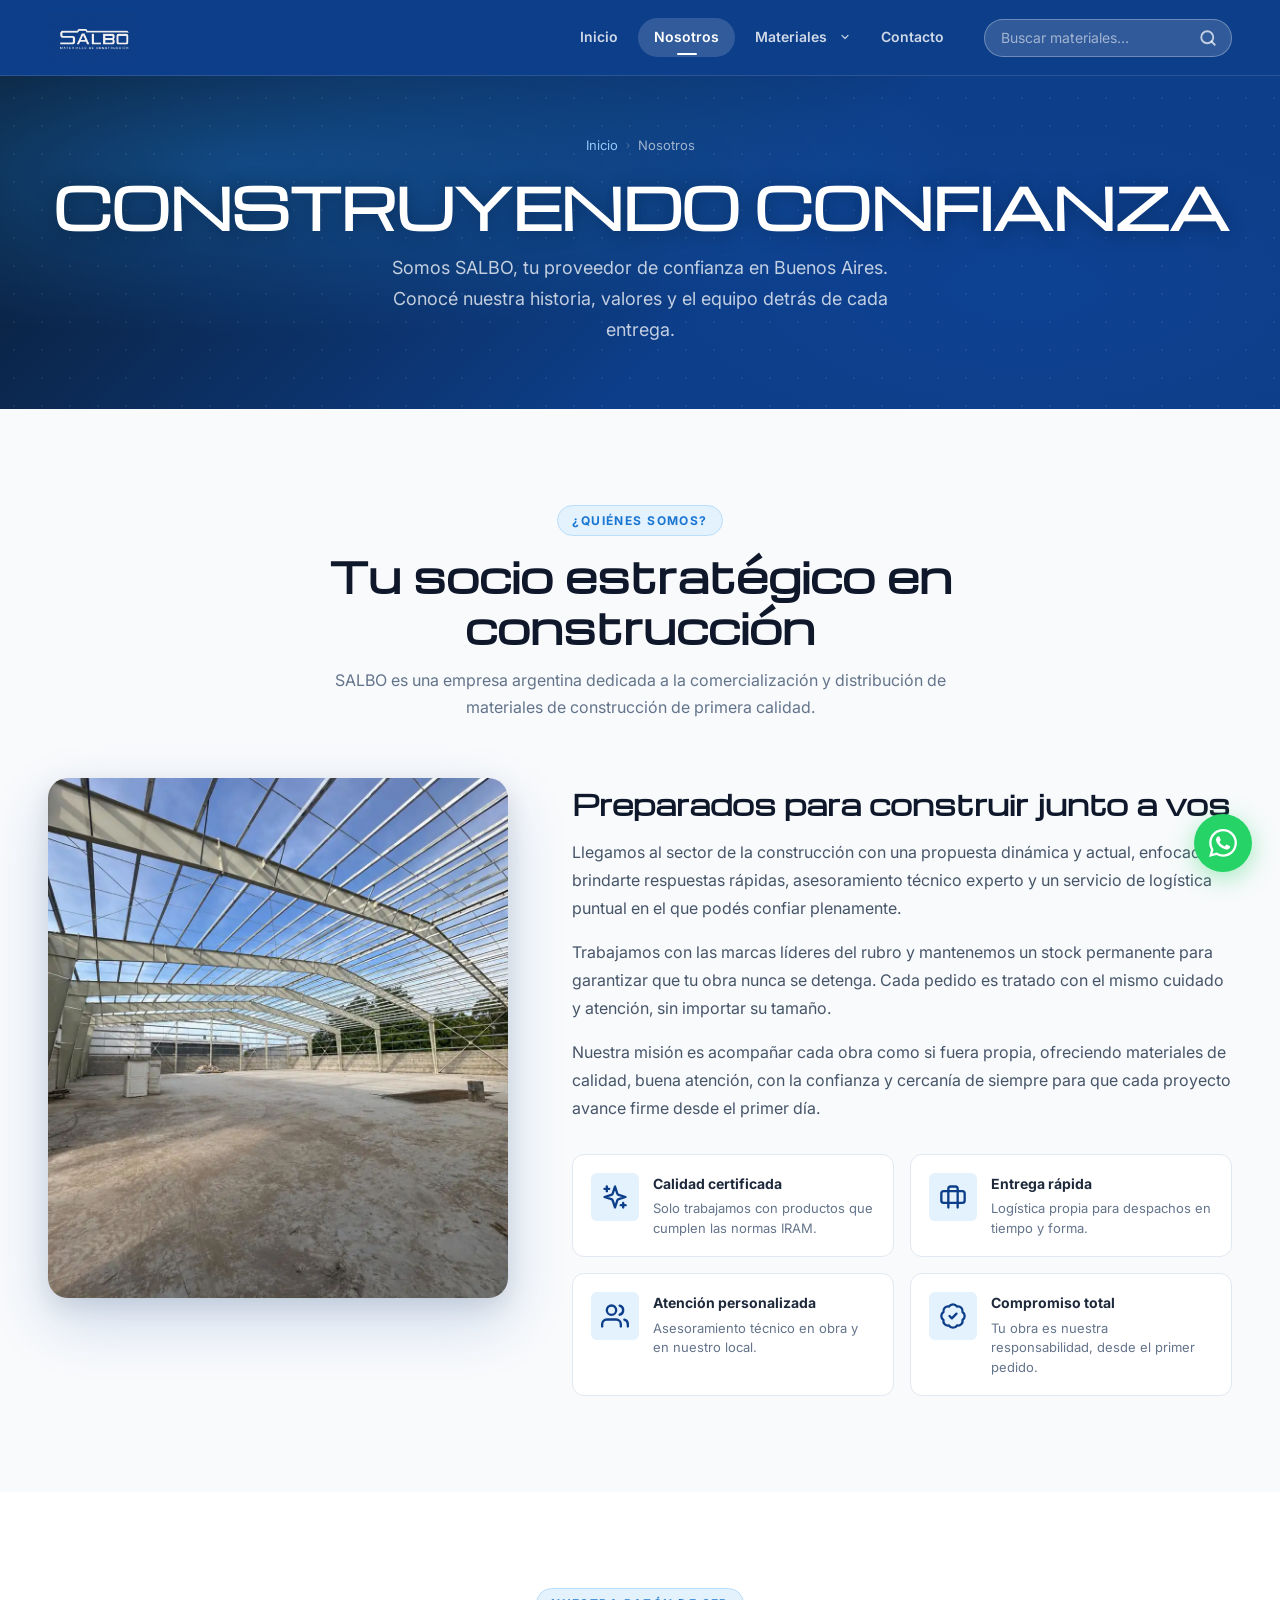
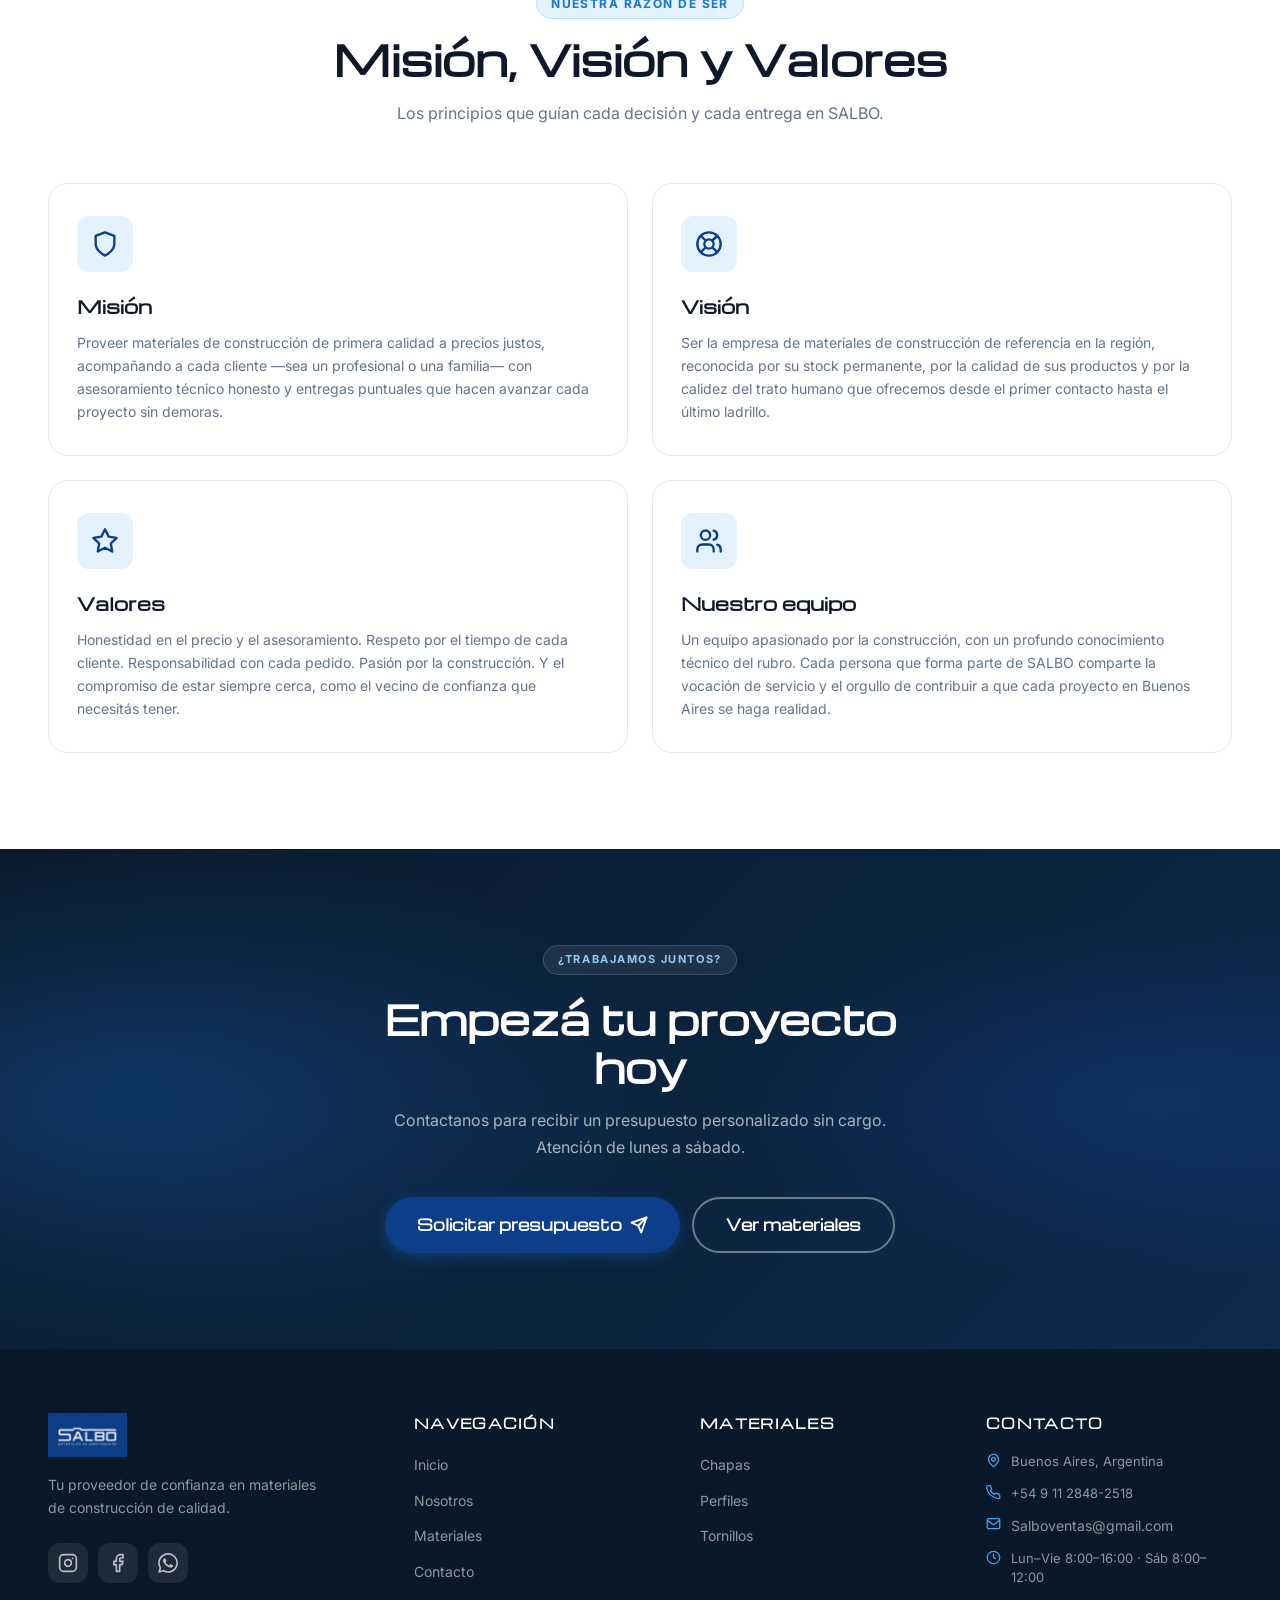
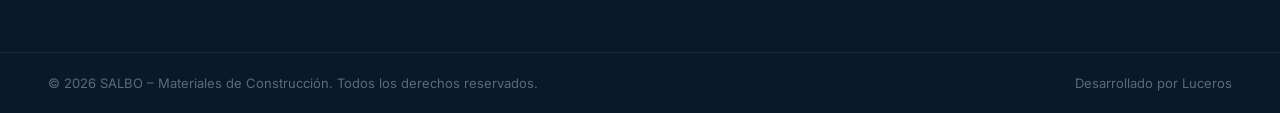
<file: nosotros.html>
<!DOCTYPE html>
<html lang="es">
<head>
  <meta charset="UTF-8" />
  <meta name="viewport" content="width=device-width, initial-scale=1.0" />
  <meta name="description" content="Conocé la historia de SALBO – Materiales de Construcción. Más de 15 años acompañando proyectos en Buenos Aires con calidad, compromiso y atención personalizada." />
  <meta name="keywords" content="SALBO nosotros, empresa materiales construcción, historia SALBO, quiénes somos" />
  <meta name="author" content="SALBO" />
  <meta property="og:title" content="Nosotros – SALBO Materiales de Construcción" />
  <meta property="og:description" content="Más de 15 años construyendo confianza. Conocé quiénes somos y por qué elegirnos." />
  <meta property="og:type" content="website" />
  <title>Nosotros – SALBO Materiales de Construcción</title>

  <link rel="icon" href="assets/img/SALBO_LOGO_WEB.jpeg" type="image/jpeg" />

  <link rel="preconnect" href="https://fonts.googleapis.com" />
  <link rel="preconnect" href="https://fonts.gstatic.com" crossorigin />
  <link href="https://fonts.googleapis.com/css2?family=Inter:wght@300;400;500;600;700;800&family=Poppins:wght@400;500;600;700;800;900&display=swap" rel="stylesheet" />

  <link rel="stylesheet" href="assets/css/styles.css?v=4" />
</head>
<body data-page="nosotros">

  <!-- Shared header -->
  <div id="site-header"></div>

  <!-- ===== PAGE HERO ===== -->
  <section class="page-hero" aria-labelledby="ph-title">
    <div class="page-hero__content">
      <nav class="page-hero__breadcrumb" aria-label="Ruta de navegación">
        <a href="index.html">Inicio</a>
        <span class="page-hero__breadcrumb-sep" aria-hidden="true">›</span>
        <span>Nosotros</span>
      </nav>
      <h1 class="page-hero__title" id="ph-title">
        CONSTRUYENDO CONFIANZA <br>
      </h1>
      <p class="page-hero__desc">
        Somos SALBO, tu proveedor de confianza en Buenos Aires. Conocé nuestra historia, valores y el equipo detrás de cada entrega.
      </p>
    </div>
  </section>

  <!-- ===== SOBRE NOSOTROS ===== -->
  <section class="about" id="nosotros" aria-labelledby="about-title">
    <div class="container">
      <div class="section-header reveal">
        <span class="section-tag">¿Quiénes somos?</span>
        <h2 class="section-title" id="about-title">Tu socio estratégico en construcción</h2>
        <p class="section-desc">SALBO es una empresa argentina dedicada a la comercialización y distribución de materiales de construcción de primera calidad.</p>
      </div>

      <div class="about__content">
        <!-- Image -->
        <div class="about__image reveal">
          <div class="about__img-wrapper">
            <img
              src="assets/img/INICIO1.webp"
              alt="Equipo SALBO trabajando en depósito de materiales"
              loading="lazy"
              class="about__img"
            />
           <!-- <div class="about__img-badge">
              <strong>15+</strong>
              <span>Años en el mercado</span>
            </div>-->
          </div>
        </div>

        <!-- Text -->
        <div class="about__text reveal">
          <h3 class="about__subtitle">Preparados para construir junto a vos</h3>
          <p class="about__para">
            Llegamos al sector de la construcción con una propuesta dinámica y actual, enfocada en brindarte respuestas rápidas, asesoramiento técnico experto y un servicio de logística puntual en el que podés confiar plenamente.
          </p>
          <p class="about__para">
            Trabajamos con las marcas líderes del rubro y mantenemos un stock permanente para garantizar que tu obra nunca se detenga. Cada pedido es tratado con el mismo cuidado y atención, sin importar su tamaño.
          </p>
          <p class="about__para">
            Nuestra misión es acompañar cada obra como si fuera propia, ofreciendo materiales de calidad, buena atención, con la confianza y cercanía de siempre para que cada proyecto avance firme desde el primer día.
          </p>

          <div class="about__values">
            <div class="value-card reveal">
              <div class="value-card__icon" aria-hidden="true">
                <svg width="28" height="28" viewBox="0 0 24 24" fill="none" stroke="currentColor" stroke-width="2" stroke-linecap="round" stroke-linejoin="round"><path d="m12 3-1.912 5.813a2 2 0 0 1-1.275 1.275L3 12l5.813 1.912a2 2 0 0 1 1.275 1.275L12 21l1.912-5.813a2 2 0 0 1 1.275-1.275L21 12l-5.813-1.912a2 2 0 0 1-1.275-1.275L12 3Z"/><path d="M5 3v4"/><path d="M19 17v4"/><path d="M3 5h4"/><path d="M17 19h4"/></svg>
              </div>
              <div>
                <strong>Calidad certificada</strong>
                <p>Solo trabajamos con productos que cumplen las normas IRAM.</p>
              </div>
            </div>
            <div class="value-card reveal">
              <div class="value-card__icon" aria-hidden="true">
                <svg width="28" height="28" viewBox="0 0 24 24" fill="none" stroke="currentColor" stroke-width="2" stroke-linecap="round" stroke-linejoin="round"><path d="M20 7H4a2 2 0 0 0-2 2v6a2 2 0 0 0 2 2h16a2 2 0 0 0 2-2V9a2 2 0 0 0-2-2Z"/><path d="M16 21V5a2 2 0 0 0-2-2h-4a2 2 0 0 0-2 2v16"/></svg>
              </div>
              <div>
                <strong>Entrega rápida</strong>
                <p>Logística propia para despachos en tiempo y forma.</p>
              </div>
            </div>
            <div class="value-card reveal">
              <div class="value-card__icon" aria-hidden="true">
                <svg width="28" height="28" viewBox="0 0 24 24" fill="none" stroke="currentColor" stroke-width="2" stroke-linecap="round" stroke-linejoin="round"><path d="M17 21v-2a4 4 0 0 0-4-4H5a4 4 0 0 0-4 4v2"/><circle cx="9" cy="7" r="4"/><path d="M23 21v-2a4 4 0 0 0-3-3.87"/><path d="M16 3.13a4 4 0 0 1 0 7.75"/></svg>
              </div>
              <div>
                <strong>Atención personalizada</strong>
                <p>Asesoramiento técnico en obra y en nuestro local.</p>
              </div>
            </div>
            <div class="value-card reveal">
              <div class="value-card__icon" aria-hidden="true">
                <svg width="28" height="28" viewBox="0 0 24 24" fill="none" stroke="currentColor" stroke-width="2" stroke-linecap="round" stroke-linejoin="round"><path d="M3.85 8.62a4 4 0 0 1 4.78-4.77 4 4 0 0 1 6.74 0 4 4 0 0 1 4.78 4.78 4 4 0 0 1 0 6.74 4 4 0 0 1-4.77 4.78 4 4 0 0 1-6.75 0 4 4 0 0 1-4.78-4.77 4 4 0 0 1 0-6.76Z"/><path d="m9 12 2 2 4-4"/></svg>
              </div>
              <div>
                <strong>Compromiso total</strong>
                <p>Tu obra es nuestra responsabilidad, desde el primer pedido.</p>
              </div>
            </div>
          </div>
        </div>
      </div>
    </div>
  </section>

  <!-- ===== MISIÓN Y VISIÓN ===== -->
  <section style="padding-block:96px;background:var(--white);" aria-labelledby="mv-title">
    <div class="container">
      <div class="section-header reveal">
        <span class="section-tag">Nuestra razón de ser</span>
        <h2 class="section-title" id="mv-title">Misión, Visión y Valores</h2>
        <p class="section-desc">Los principios que guían cada decisión y cada entrega en SALBO.</p>
      </div>

      <div class="mission-grid">

        <div class="mission-card reveal">
          <div class="mission-card__icon" aria-hidden="true">
            <svg width="28" height="28" viewBox="0 0 24 24" fill="none" stroke="currentColor" stroke-width="2" stroke-linecap="round" stroke-linejoin="round"><path d="M12 22s8-4 8-10V5l-8-3-8 3v7c0 6 8 10 8 10z"/></svg>
          </div>
          <h3 class="mission-card__title">Misión</h3>
          <p class="mission-card__desc">
            Proveer materiales de construcción de primera calidad a precios justos, acompañando a cada cliente —sea un profesional o una familia— con asesoramiento técnico honesto y entregas puntuales que hacen avanzar cada proyecto sin demoras.
          </p>
        </div>

        <div class="mission-card reveal">
          <div class="mission-card__icon" aria-hidden="true">
            <svg width="28" height="28" viewBox="0 0 24 24" fill="none" stroke="currentColor" stroke-width="2" stroke-linecap="round" stroke-linejoin="round"><circle cx="12" cy="12" r="10"/><circle cx="12" cy="12" r="4"/><line x1="4.93" y1="4.93" x2="9.17" y2="9.17"/><line x1="14.83" y1="14.83" x2="19.07" y2="19.07"/><line x1="14.83" y1="9.17" x2="19.07" y2="4.93"/><line x1="14.83" y1="9.17" x2="18.36" y2="5.64"/><line x1="4.93" y1="19.07" x2="9.17" y2="14.83"/></svg>
          </div>
          <h3 class="mission-card__title">Visión</h3>
          <p class="mission-card__desc">
            Ser la empresa de materiales de construcción de referencia en la región, reconocida por su stock permanente, por la calidad de sus productos y por la calidez del trato humano que ofrecemos desde el primer contacto hasta el último ladrillo.
          </p>
        </div>

        <div class="mission-card reveal">
          <div class="mission-card__icon" aria-hidden="true">
            <svg width="28" height="28" viewBox="0 0 24 24" fill="none" stroke="currentColor" stroke-width="2" stroke-linecap="round" stroke-linejoin="round"><path d="M12 2l3.09 6.26L22 9.27l-5 4.87 1.18 6.88L12 17.77l-6.18 3.25L7 14.14 2 9.27l6.91-1.01L12 2z"/></svg>
          </div>
          <h3 class="mission-card__title">Valores</h3>
          <p class="mission-card__desc">
            Honestidad en el precio y el asesoramiento. Respeto por el tiempo de cada cliente. Responsabilidad con cada pedido. Pasión por la construcción. Y el compromiso de estar siempre cerca, como el vecino de confianza que necesitás tener.
          </p>
        </div>

        <div class="mission-card reveal">
          <div class="mission-card__icon" aria-hidden="true">
            <svg width="28" height="28" viewBox="0 0 24 24" fill="none" stroke="currentColor" stroke-width="2" stroke-linecap="round" stroke-linejoin="round"><path d="M16 21v-2a4 4 0 0 0-4-4H6a4 4 0 0 0-4 4v2"/><circle cx="9" cy="7" r="4"/><path d="M22 21v-2a4 4 0 0 0-3-3.87"/><path d="M16 3.13a4 4 0 0 1 0 7.75"/></svg>
          </div>
          <h3 class="mission-card__title">Nuestro equipo</h3>
          <p class="mission-card__desc">
            Un equipo apasionado por la construcción, con un profundo conocimiento técnico del rubro. Cada persona que forma parte de SALBO comparte la vocación de servicio y el orgullo de contribuir a que cada proyecto en Buenos Aires se haga realidad.
          </p>
        </div>

      </div>
    </div>
  </section>

  <!-- ===== STATS ===== 
  <section class="stats" aria-label="Cifras de SALBO">
    <div class="container">
      <div class="stats__grid">
        <div class="stats__item reveal">
          <span class="stats__num" data-count="15">0</span><span class="stats__suffix">+</span>
          <span class="stats__label">Años de experiencia</span>
        </div>
        <div class="stats__item reveal">
          <span class="stats__num" data-count="2500">0</span><span class="stats__suffix">+</span>
          <span class="stats__label">Clientes satisfechos</span>
        </div>
        <div class="stats__item reveal">
          <span class="stats__num" data-count="50">0</span><span class="stats__suffix">+</span>
          <span class="stats__label">Productos disponibles</span>
        </div>
        <div class="stats__item reveal">
          <span class="stats__num" data-count="98">0</span><span class="stats__suffix">%</span>
          <span class="stats__label">Tasa de satisfacción</span>
        </div>
      </div>
    </div>
  </section>
-->
  <!-- ===== CTA ===== -->
  <section class="cta-banner" aria-labelledby="cta-ns-title">
    <div class="cta-banner__content reveal">
      <span class="cta-banner__tag">¿Trabajamos juntos?</span>
      <h2 class="cta-banner__title" id="cta-ns-title">Empezá tu proyecto hoy</h2>
      <p class="cta-banner__desc">Contactanos para recibir un presupuesto personalizado sin cargo. Atención de lunes a sábado.</p>
      <div class="cta-banner__actions">
        <a href="contacto.html" class="btn btn--primary btn--lg">
          Solicitar presupuesto
          <svg width="18" height="18" viewBox="0 0 24 24" fill="none" stroke="currentColor" stroke-width="2.5" stroke-linecap="round" stroke-linejoin="round" aria-hidden="true"><path d="m22 2-7 20-4-9-9-4Z"/><path d="M22 2 11 13"/></svg>
        </a>
        <a href="materiales.html" class="btn btn--outline btn--lg">Ver materiales</a>
      </div>
    </div>
  </section>

  <!-- Shared footer -->
  <div id="site-footer"></div>

  <script src="assets/js/shared.js?v=7" defer></script>
  <script src="assets/js/main.js?v=7" defer></script>
</body>
</html>
</file>
<file: assets/css/styles.css>
/* =========================================================
   SALBO – Materiales de Construcción
   styles.css – Design System + Full Layout
   ========================================================= */
@import url('https://fonts.googleapis.com/css2?family=Michroma&display=swap');
/* ── Custom Properties ── */
:root {
  --blue-900: #0A1929;
  --blue-800: #0D2B4E;
  --blue-700: #0D3E89;
  --blue-600: #0D3E89;
  --blue-500: #1976D2;
  --blue-400: #1E88E5;
  --blue-300: #42A5F5;
  --blue-200: #90CAF9;
  --blue-100: #BBDEFB;
  --blue-50:  #E3F2FD;

  --white:    #FFFFFF;
  --gray-50:  #F8FAFC;
  --gray-100: #F1F5F9;
  --gray-200: #E2E8F0;
  --gray-300: #CBD5E1;
  --gray-400: #94A3B8;
  --gray-500: #64748B;
  --gray-600: #475569;
  --gray-700: #334155;
  --gray-800: #1E293B;
  --gray-900: #0F172A;

  --green-500: #22C55E;
  --wa-green:  #25D366;

  --radius-sm:  6px;
  --radius-md:  12px;
  --radius-lg:  20px;
  --radius-xl:  32px;
  --radius-full: 9999px;

  --shadow-sm:  0 1px 3px rgba(0,0,0,.08), 0 1px 2px rgba(0,0,0,.06);
  --shadow-md:  0 4px 16px rgba(13,71,161,.10), 0 2px 6px rgba(0,0,0,.06);
  --shadow-lg:  0 12px 40px rgba(13,71,161,.14), 0 4px 12px rgba(0,0,0,.08);
  --shadow-xl:  0 24px 60px rgba(13,71,161,.18), 0 8px 24px rgba(0,0,0,.10);

  --transition: 0.25s cubic-bezier(0.4,0,0.2,1);
  --transition-slow: 0.45s cubic-bezier(0.4,0,0.2,1);

  --header-h: 76px;
  --container-max: 1280px;
  --container-pad: clamp(16px, 4vw, 48px);

  --font-sans: 'Inter', system-ui, sans-serif;
  --font-display:'Michroma', sans-serif;
}

/* ── Reset & Base ── */
*, *::before, *::after { box-sizing: border-box; margin: 0; padding: 0; }

html {
  scroll-behavior: smooth;
  scroll-padding-top: var(--header-h);
  -webkit-text-size-adjust: 100%;
}

body {
  font-family: var(--font-sans);
  font-size: 16px;
  line-height: 1.6;
  color: var(--gray-700);
  background: var(--white);
  overflow-x: hidden;
}

img, svg { display: block; max-width: 100%; }

a { color: inherit; text-decoration: none; }

ul, ol { list-style: none; }

button { cursor: pointer; font-family: inherit; border: none; background: none; }

input, textarea, select {
  font-family: inherit;
  font-size: inherit;
}

/* ── Container ── */
.container {
  width: 100%;
  max-width: var(--container-max);
  margin-inline: auto;
  padding-inline: var(--container-pad);
}

/* ── Buttons ── */
.btn {
  display: inline-flex;
  align-items: center;
  justify-content: center;
  gap: 8px;
  font-family: var(--font-display);
  font-weight: 600;
  border-radius: var(--radius-full);
  transition: background var(--transition), color var(--transition),
              border-color var(--transition), transform var(--transition),
              box-shadow var(--transition);
  white-space: nowrap;
  cursor: pointer;
}

.btn--sm  { padding: 8px 18px;  font-size: 13px; }
.btn--md  { padding: 11px 24px; font-size: 14px; }
.btn--lg  { padding: 14px 32px; font-size: 15px; }
.btn--full { width: 100%; }

.btn--primary {
  background: var(--blue-600);
  color: var(--white);
  box-shadow: 0 4px 14px rgba(21,101,192,.35);
}
.btn--primary:hover {
  background: var(--blue-500);
  transform: translateY(-2px);
  box-shadow: 0 8px 20px rgba(21,101,192,.45);
}
.btn--primary:active { transform: translateY(0); }

.btn--outline {
  background: transparent;
  color: var(--blue-600);
  border: 2px solid var(--blue-600);
}
.btn--outline:hover {
  background: var(--blue-600);
  color: var(--white);
  transform: translateY(-2px);
}

.btn--wa {
  background: var(--wa-green);
  color: var(--white);
  box-shadow: 0 4px 14px rgba(37,211,102,.35);
}
.btn--wa:hover {
  background: #1ebe5a;
  transform: translateY(-2px);
  box-shadow: 0 8px 20px rgba(37,211,102,.45);
}
.btn--ig {
  background: linear-gradient(45deg, #f09433 0%, #e6683c 25%, #dc2743 50%, #cc2366 75%, #bc1888 100%);
  color: var(--white);
  box-shadow: 0 4px 14px rgba(220,39,67,.35);
}
.btn--ig:hover {
  filter: brightness(1.08);
  transform: translateY(-2px);
  box-shadow: 0 8px 20px rgba(220,39,67,.45);
}

/* ── Section common ── */
.section-header {
  text-align: center;
  max-width: 680px;
  margin-inline: auto;
  margin-bottom: 56px;
}

.section-tag {
  display: inline-block;
  font-size: 12px;
  font-weight: 700;
  letter-spacing: .12em;
  text-transform: uppercase;
  color: var(--blue-500);
  background: var(--blue-50);
  border: 1px solid var(--blue-100);
  padding: 5px 14px;
  border-radius: var(--radius-full);
  margin-bottom: 14px;
}

.section-title {
  font-family: var(--font-display);
  font-size: clamp(28px, 4vw, 42px);
  font-weight: 800;
  color: var(--gray-900);
  line-height: 1.2;
  margin-bottom: 16px;
}

.section-desc {
  font-size: 16px;
  color: var(--gray-500);
  line-height: 1.7;
}

/* ── Reveal animations ── */
.reveal {
  opacity: 0;
  transform: translateY(28px);
  transition: opacity 0.6s ease, transform 0.6s ease;
}
.reveal.visible {
  opacity: 1;
  transform: translateY(0);
}

/* staggered delay helpers */
.reveal:nth-child(2) { transition-delay: .08s; }
.reveal:nth-child(3) { transition-delay: .16s; }
.reveal:nth-child(4) { transition-delay: .24s; }
.reveal:nth-child(5) { transition-delay: .32s; }

/* =========================================================
   HEADER
   ========================================================= */
.header {
  position: fixed;
  top: 0; left: 0; right: 0;
  z-index: 1000;
  height: var(--header-h);
  background: var(--blue-600);
  border-bottom: 1px solid rgba(255,255,255,.12);
  transition: background var(--transition), box-shadow var(--transition), height var(--transition);
}

.header.scrolled {
  background: var(--blue-700);
  box-shadow: 0 4px 20px rgba(10,25,41,.35);
  height: 64px;
}

.header__container {
  display: flex;
  align-items: center;
  gap: 24px;
  height: 100%;
  max-width: var(--container-max);
  margin-inline: auto;
  padding-inline: var(--container-pad);
}

/* Logo */
.header__logo {
  display: flex;
  align-items: center;
  flex-shrink: 0;
  text-decoration: none;
}

.header__logo-img {
  height: 52px;
  width: auto;
  object-fit: contain;
  display: block;
  transition: opacity var(--transition);
}
.header__logo-img:hover { opacity: .85; }

.header.scrolled .header__logo-img { height: 44px; }

/* Nav */
.header__nav { margin-left: auto; }

.nav__list {
  display: flex;
  gap: 4px;
  list-style: none;
}

.nav__link {
  display: block;
  padding: 8px 16px;
  font-size: 14px;
  font-weight: 600;
  color: rgba(255,255,255,.8);
  border-radius: var(--radius-full);
  transition: color var(--transition), background var(--transition);
  position: relative;
}

.nav__link::after {
  content: '';
  position: absolute;
  bottom: 2px; left: 50%;
  transform: translateX(-50%) scaleX(0);
  width: 20px; height: 2px;
  background: var(--white);
  border-radius: 2px;
  transition: transform var(--transition);
}

.nav__link:hover,
.nav__link.active {
  color: var(--white);
  background: rgba(255,255,255,.15);
}

.nav__link:hover::after,
.nav__link.active::after {
  transform: translateX(-50%) scaleX(1);
}

/* Search */
.header__search { flex-shrink: 0; }

.search-form {
  display: flex;
  align-items: center;
  background: rgba(255,255,255,.15);
  border: 1.5px solid rgba(255,255,255,.3);
  border-radius: var(--radius-full);
  overflow: hidden;
  transition: border-color var(--transition), box-shadow var(--transition), background var(--transition);
}

.search-form:focus-within {
  background: rgba(255,255,255,.22);
  border-color: rgba(255,255,255,.6);
  box-shadow: 0 0 0 3px rgba(255,255,255,.12);
}

.search-form__input {
  border: none;
  background: transparent;
  outline: none;
  padding: 9px 16px;
  font-size: 14px;
  color: var(--white);
  width: 200px;
  transition: width var(--transition);
}
.search-form__input::placeholder { color: rgba(255,255,255,.55); }
.search-form__input:focus { width: 260px; }

.search-form__btn {
  padding: 9px 14px;
  color: rgba(255,255,255,.7);
  background: none;
  transition: color var(--transition);
}
.search-form:focus-within .search-form__btn { color: var(--white); }

/* =========================================================
   NAV DROPDOWN
   ========================================================= */

/* Cada <li> del nav puede contener un dropdown */
.nav__list > li  { position: relative; }
.nav__item       { position: relative; }

/* Grupo: link + botón chevron */
.nav__link-group {
  display: inline-flex;
  align-items: center;
  border-radius: var(--radius-full);
  overflow: hidden;
  transition: background var(--transition);
}

.nav__link-group .nav__link {
  border-radius: 0;   /* el radio lo da el grupo */
  padding-right: 6px;
}

/* Botón chevron */
.nav__dropdown-toggle {
  display: flex;
  align-items: center;
  justify-content: center;
  width: 28px;
  padding: 0 6px 0 2px;
  align-self: stretch;
  background: transparent;
  color: rgba(255,255,255,.7);
  border: none;
  cursor: pointer;
  transition: color var(--transition), background var(--transition);
}
.nav__dropdown-toggle:hover { color: var(--white); }

/* Rotar chevron cuando el dropdown está visible */
.nav__item--has-dropdown:hover .nav__chevron,
.nav__item--has-dropdown:focus-within .nav__chevron,
.nav__item--has-dropdown.is-open .nav__chevron {
  transform: rotate(180deg);
}
.nav__chevron { transition: transform .22s ease; display: block; }

/* Hover en el grupo completo → resaltar como los otros links */
.nav__link-group:hover,
.nav__item--has-dropdown:focus-within .nav__link-group {
  background: rgba(255,255,255,.15);
}
.nav__link-group:hover .nav__link,
.nav__link-group:hover .nav__dropdown-toggle {
  color: var(--white);
}

/* ── Dropdown panel ── */
.nav__dropdown {
  position: absolute;
  top: calc(100% + 8px);
  left: 50%;
  transform: translateX(-50%) translateY(-6px);
  min-width: 210px;
  background: var(--white);
  border: 1px solid var(--gray-200);
  border-radius: var(--radius-md);
  box-shadow: var(--shadow-lg);
  padding: 6px 0;
  list-style: none;
  /* Oculto por defecto */
  opacity: 0;
  visibility: hidden;
  pointer-events: none;
  transition: opacity .2s ease, transform .2s ease, visibility 0s .2s;
  z-index: 500;
}

/* Triángulo decorativo */
.nav__dropdown::before {
  content: '';
  position: absolute;
  top: -7px; left: 50%;
  transform: translateX(-50%);
  border: 7px solid transparent;
  border-top: none;
  border-bottom-color: var(--gray-200);
}
.nav__dropdown::after {
  content: '';
  position: absolute;
  top: -5px; left: 50%;
  transform: translateX(-50%);
  border: 6px solid transparent;
  border-top: none;
  border-bottom-color: var(--white);
}

/* Mostrar en hover, focus-within o clase .is-open (mobile JS) */
.nav__item--has-dropdown:hover .nav__dropdown,
.nav__item--has-dropdown:focus-within .nav__dropdown,
.nav__item--has-dropdown.is-open .nav__dropdown {
  opacity: 1;
  visibility: visible;
  pointer-events: auto;
  transform: translateX(-50%) translateY(0);
  transition: opacity .2s ease, transform .2s ease, visibility 0s 0s;
}

/* Items del dropdown */
.nav__dropdown-link {
  display: flex;
  align-items: center;
  gap: 10px;
  padding: 10px 18px;
  font-size: 13.5px;
  font-weight: 500;
  color: var(--gray-700);
  white-space: nowrap;
  text-decoration: none;
  transition: background .15s ease, color .15s ease;
}
.nav__dropdown-link:hover {
  background: var(--blue-50);
  color: var(--blue-600);
}
.nav__dropdown-link svg { color: var(--blue-500); flex-shrink: 0; }

/* Primer item "Todos" — destacado */
.nav__dropdown li:first-child .nav__dropdown-link {
  font-weight: 600;
  color: var(--blue-700);
}
.nav__dropdown li:first-child .nav__dropdown-link:hover {
  background: var(--blue-50);
}

/* Separador */
.nav__dropdown-divider {
  height: 1px;
  background: var(--gray-100);
  margin: 4px 0;
  padding: 0;
}

/* ── Mobile: dropdown inline ── */
@media (max-width: 768px) {

  .nav__dropdown {
    position: static;
    transform: none !important;
    box-shadow: none;
    border: none;
    border-radius: 0;
    background: var(--gray-100);
    padding: 0;
    opacity: 1;
    visibility: visible;
    pointer-events: auto;
    display: none; /* oculto hasta que JS ponga .is-open */
    transition: none;
  }
  .nav__dropdown::before,
  .nav__dropdown::after { display: none; }

  /* Mostrar cuando el item tiene .is-open */
  .nav__item--has-dropdown.is-open .nav__dropdown { display: block; }

  /* El hover del escritorio no debe afectar mobile */
  .nav__item--has-dropdown:hover .nav__dropdown { display: none; }
  .nav__item--has-dropdown.is-open .nav__dropdown { display: block !important; }

  /* Link group en mobile */
  .nav__link-group {
    display: flex;
    width: 100%;
    border-radius: 0;
    overflow: visible;
  }
  .nav__link-group .nav__link {
    flex: 1;
    padding: 14px var(--container-pad);
    font-size: 16px;
    color: var(--gray-700);
    border-radius: 0;
  }
  .nav__link-group:hover,
  .nav__item--has-dropdown:focus-within .nav__link-group {
    background: transparent;
  }
  .nav__link-group:hover .nav__link { color: var(--blue-600); }

  /* Botón chevron mobile */
  .nav__dropdown-toggle {
    width: 54px;
    min-height: 48px;
    color: var(--gray-400);
    border-left: 1px solid var(--gray-200);
    border-radius: 0;
    padding: 0;
  }
  .nav__dropdown-toggle:hover,
  .nav__item--has-dropdown.is-open .nav__dropdown-toggle {
    background: var(--blue-50);
    color: var(--blue-600);
  }
  .nav__item--has-dropdown.is-open .nav__chevron { transform: rotate(180deg); }
  .nav__item--has-dropdown:hover .nav__chevron  { transform: none; }
  .nav__item--has-dropdown.is-open .nav__chevron { transform: rotate(180deg) !important; }

  /* Items del dropdown mobile */
  .nav__dropdown-link {
    padding: 13px calc(var(--container-pad) + 20px);
    font-size: 14px;
    color: var(--gray-600);
    border-top: 1px solid var(--gray-200);
  }
  .nav__dropdown li:first-child .nav__dropdown-link {
    color: var(--blue-600);
  }
  .nav__dropdown-divider { display: none; }
}

/* Hamburger */
.header__hamburger {
  display: none;
  flex-direction: column;
  gap: 5px;
  padding: 8px;
  margin-left: auto;
  border-radius: var(--radius-sm);
  transition: background var(--transition);
}
.header__hamburger:hover { background: rgba(255,255,255,.15); }

.hamburger__line {
  display: block;
  width: 22px; height: 2px;
  background: var(--white);
  border-radius: 2px;
  transition: transform var(--transition), opacity var(--transition);
}

.header__hamburger.open .hamburger__line:nth-child(1) { transform: translateY(7px) rotate(45deg); }
.header__hamburger.open .hamburger__line:nth-child(2) { opacity: 0; transform: scaleX(0); }
.header__hamburger.open .hamburger__line:nth-child(3) { transform: translateY(-7px) rotate(-45deg); }

/* =========================================================
   HERO
   ========================================================= */
.hero {
  position: relative;
  min-height: 100svh;
  display: flex;
  align-items: center;
  padding-top: var(--header-h);
  overflow: hidden;
}

/* ── Hero content (sobre el carrusel) ── */
.hero__content {
  position: relative;
  z-index: 10;
  max-width: var(--container-max);
  margin-inline: auto;
  padding-inline: var(--container-pad);
  padding-block: 80px 120px;
  width: 100%;
}

/* Badge "Empresa líder" */
.hero__badge {
  display: inline-flex;
  align-items: center;
  gap: 8px;
  font-size: 12px;
  font-weight: 700;
  letter-spacing: .1em;
  text-transform: uppercase;
  color: var(--blue-200);
  background: rgba(13,71,161,.45);
  border: 1px solid rgba(144,202,249,.3);
  padding: 7px 16px;
  border-radius: var(--radius-full);
  margin-bottom: 24px;
  box-shadow: 0 4px 16px rgba(0,0,0,.2);
  transition: background var(--transition), border-color var(--transition);
}
.hero__badge:hover {
  background: rgba(13,71,161,.6);
  border-color: rgba(144,202,249,.5);
}

.hero__badge-dot {
  width: 7px; height: 7px;
  background: var(--blue-300);
  border-radius: 50%;
  box-shadow: 0 0 8px var(--blue-300);
  animation: pulse-dot 2s ease-in-out infinite;
}

@keyframes pulse-dot {
  0%, 100% { opacity: 1; transform: scale(1);   box-shadow: 0 0 8px  var(--blue-300); }
  50%       { opacity: .7; transform: scale(1.3); box-shadow: 0 0 16px var(--blue-300); }
}

.hero__title {
  display: flex;
  flex-direction: column;
  margin-bottom: 24px;
}

.hero__title-main {
  font-family: var(--font-display);
  font-size: clamp(52px, 8vw, 96px);
  font-weight: 900;
  color: var(--white);
  line-height: .92;
  letter-spacing: -3px;
  text-shadow: 0 4px 32px rgba(0,0,0,.4);
}

.hero__title-sub {
  font-family: var(--font-display);
  font-size: clamp(17px, 2.8vw, 26px);
  font-weight: 400;
  color: var(--blue-200);
  letter-spacing: .04em;
  margin-top: 10px;
}

.hero__desc {
  max-width: 560px;
  font-size: clamp(15px, 1.7vw, 17px);
  color: rgba(255,255,255,.82);
  line-height: 1.75;
  margin-bottom: 32px;
  text-shadow: 0 1px 4px rgba(0,0,0,.2);
}

/* Contacto strip */
.hero__contact {
  display: flex;
  flex-wrap: wrap;
  gap: 16px;
  margin-bottom: 40px;
}

.hero__contact-item {
  display: flex;
  align-items: center;
  gap: 8px;
  font-size: 14px;
  font-weight: 500;
  color: rgba(255,255,255,.85);
  transition: color var(--transition);
}
.hero__contact-item:hover { color: var(--white); }

.hero__contact-icon {
  display: flex;
  align-items: center;
  justify-content: center;
  width: 32px; height: 32px;
  background: rgba(13,71,161,.4);
  border-radius: var(--radius-sm);
  color: var(--blue-200);
  flex-shrink: 0;
  border: 1px solid rgba(255,255,255,.15);
  transition: background var(--transition);
}
.hero__contact-item:hover .hero__contact-icon {
  background: rgba(255,255,255,.18);
}

/* CTAs */
.hero__ctas {
  display: flex;
  flex-wrap: wrap;
  gap: 12px;
}

.hero__ctas .btn--outline {
  color: var(--white);
  border-color: rgba(255,255,255,.45);
  backdrop-filter: blur(8px);
}
.hero__ctas .btn--outline:hover {
  background: rgba(255,255,255,.15);
  border-color: var(--white);
  color: var(--white);
}

/* Scroll hint */
.hero__scroll-hint {
  position: absolute;
  bottom: 36px; left: 50%;
  transform: translateX(-50%);
  display: flex;
  flex-direction: column;
  align-items: center;
  gap: 8px;
  color: rgba(255,255,255,.45);
  font-size: 10px;
  letter-spacing: .15em;
  text-transform: uppercase;
  z-index: 10;
}

.hero__scroll-arrow {
  width: 20px; height: 30px;
  border: 1.5px solid rgba(255,255,255,.25);
  border-radius: 12px;
  position: relative;
}
.hero__scroll-arrow::after {
  content: '';
  position: absolute;
  top: 5px; left: 50%;
  transform: translateX(-50%);
  width: 3px; height: 7px;
  background: rgba(255,255,255,.5);
  border-radius: 3px;
  animation: scroll-bounce 2s ease-in-out infinite;
}
@keyframes scroll-bounce {
  0%, 100% { transform: translateX(-50%) translateY(0); opacity: 1; }
  80%       { transform: translateX(-50%) translateY(9px); opacity: 0; }
}

/* =========================================================
   HERO CAROUSEL  (.hc = hero-carousel, prefijo corto)
   ========================================================= */

/* Contenedor – ocupa todo el fondo del hero */
.hc {
  position: absolute;
  inset: 0;
  z-index: 0;
  overflow: hidden;
}

/* ── Track: posiciona los slides apilados ── */
.hc__track {
  position: relative;
  width: 100%; height: 100%;
}

/* ── Slide individual ── */
.hc__slide {
  position: absolute;
  inset: 0;
  opacity: 0;
  /* Fade crossfade principal */
  transition: opacity 1s cubic-bezier(0.4, 0, 0.2, 1);
  will-change: opacity, transform;
  overflow: hidden;
}

/* Slide activo */
.hc__slide.is-active {
  opacity: 1;
  z-index: 2;
}

/* Slide que está saliendo (para crossfade limpio) */
.hc__slide.is-leaving {
  opacity: 0;
  z-index: 1;
}

/* ── Imagen del slide ── */
.hc__img {
  width: 100%; height: 100%;
  object-fit: cover;
  object-position: center;
  display: block;
  /* Ken Burns base – se anula en el slide activo */
  transform: scale(1.08);
  transition: transform 0s;
}

/* Ken Burns en slide activo: zoom suave */
.hc__slide.is-active .hc__img {
  transform: scale(1);
  transition: transform 15s cubic-bezier(0.25, 0.46, 0.45, 0.94);
}

/* ── Overlay degradado por slide ──
   Gradient izquierda→derecha para que el texto izquierdo sea legible
   + degradado inferior para el área de dots/barra */
.hc__overlay {
  position: absolute;
  inset: 0;
  background:
    linear-gradient(
      to right,
      rgba(8, 20, 40, 0.88)  0%,
      rgba(10, 30, 60, 0.62) 45%,
      rgba(8, 20, 40, 0.25)  100%
    ),
    linear-gradient(
      to top,
      rgba(8, 20, 40, 0.65) 0%,
      transparent 35%
    );
  pointer-events: none;
}

/* ── Etiqueta del slide ── */
.hc__label {
  position: absolute;
  bottom: 80px; right: 40px;
  z-index: 4;
  font-family: var(--font-display);
  font-size: 12px;
  font-weight: 600;
  letter-spacing: .12em;
  text-transform: uppercase;
  color: rgba(255,255,255,.85);
  background: rgba(0,0,0,.40);
  border: 1px solid rgba(255,255,255,.18);
  padding: 8px 16px;
  border-radius: var(--radius-full);
  opacity: 0;
  transform: translateY(6px);
  transition: opacity .5s .3s ease, transform .5s .3s ease;
  pointer-events: none;
}
.hc__slide.is-active .hc__label {
  opacity: 1;
  transform: translateY(0);
}

/* ── Flechas de navegación ── */
.hc__arrow {
  position: absolute;
  top: 50%; z-index: 20;
  transform: translateY(-50%);
  background: rgba(0,0,0,.35);
  border: 1px solid rgba(255,255,255,.22);
  color: var(--white);
  width: 52px; height: 52px;
  border-radius: 50%;
  display: flex;
  align-items: center;
  justify-content: center;
  cursor: pointer;
  transition:
    background var(--transition),
    border-color var(--transition),
    transform var(--transition),
    box-shadow var(--transition);
  box-shadow: 0 4px 20px rgba(0,0,0,.3);
}

.hc__arrow:hover {
  background: rgba(255,255,255,.22);
  border-color: rgba(255,255,255,.45);
  box-shadow: 0 8px 28px rgba(0,0,0,.35);
}

.hc__arrow:active { transform: translateY(-50%) scale(.93); }

.hc__arrow--prev { left: 24px; }
.hc__arrow--next { right: 24px; }

/* Hover: desplazar icono internamente */
.hc__arrow--prev:hover svg { transform: translateX(-2px); }
.hc__arrow--next:hover svg { transform: translateX(2px); }
.hc__arrow svg { transition: transform var(--transition); }

/* ── Puntos de navegación ── */
.hc__dots {
  position: absolute;
  bottom: 32px; left: 50%;
  transform: translateX(-50%);
  z-index: 20;
  display: flex;
  gap: 8px;
  align-items: center;
}

.hc__dot {
  width: 8px; height: 8px;
  border-radius: 50%;
  background: rgba(255,255,255,.35);
  border: none;
  cursor: pointer;
  padding: 0;
  transition:
    background var(--transition),
    transform var(--transition),
    width var(--transition);
}

.hc__dot:hover {
  background: rgba(255,255,255,.65);
  transform: scale(1.2);
}

/* Punto activo: se alarga como píldora */
.hc__dot.is-active {
  width: 28px;
  border-radius: 4px;
  background: var(--white);
  box-shadow: 0 0 10px rgba(255,255,255,.4);
}

/* ── Contador de slides ── */
.hc__counter {
  position: absolute;
  bottom: 36px; right: 80px;
  z-index: 20;
  font-family: var(--font-display);
  font-size: 12px;
  font-weight: 600;
  color: rgba(255,255,255,.6);
  letter-spacing: .05em;
  display: flex;
  align-items: center;
  gap: 2px;
}

.hc__counter-sep {
  margin-inline: 3px;
  opacity: .4;
}

#hcCurrent {
  color: var(--white);
  font-size: 15px;
}

/* ── Barra de progreso ── */
.hc__progress {
  position: absolute;
  bottom: 0; left: 0; right: 0;
  height: 3px;
  background: rgba(255,255,255,.12);
  z-index: 20;
  overflow: hidden;
}

.hc__progress-bar {
  height: 100%;
  width: 0%;
  background: linear-gradient(to right, var(--blue-300), var(--white));
  border-radius: 0 2px 2px 0;
  /* La animación se controla desde JS con CSS custom property */
  transition: width linear;
  box-shadow: 0 0 8px rgba(144,202,249,.6);
}

/* ── Responsive del carrusel ── */
@media (max-width: 768px) {
  .hc__arrow {
    width: 42px; height: 42px;
  }
  .hc__arrow--prev { left: 12px; }
  .hc__arrow--next { right: 12px; }
  .hc__label { bottom: 60px; right: 16px; font-size: 11px; }
  .hc__counter { right: 56px; bottom: 32px; }
}

@media (max-width: 480px) {
  .hc__arrow { display: none; } /* En móvil muy chico solo dots */
  .hc__counter { display: none; }
}

/* ── Reducir movimiento ── */
@media (prefers-reduced-motion: reduce) {
  .hc__slide { transition-duration: .01ms; }
  .hc__slide.is-active .hc__img { transition-duration: .01ms; }
  .hc__progress-bar { transition: none; }
}

/* =========================================================
   STATS STRIP
   ========================================================= */
.stats {
  background: var(--white);
  border-bottom: 1px solid var(--gray-100);
  padding-block: 40px;
}

.stats__grid {
  display: flex;
  flex-wrap: wrap;
  gap: 0;
  justify-content: center;
}

.stats__item {
  flex: 1 1 180px;
  display: flex;
  flex-direction: column;
  align-items: center;
  text-align: center;
  padding: 24px 20px;
  position: relative;
}

.stats__item + .stats__item::before {
  content: '';
  position: absolute;
  left: 0; top: 20%; bottom: 20%;
  width: 1px;
  background: var(--gray-200);
}

.stats__num {
  font-family: var(--font-display);
  font-size: clamp(36px, 5vw, 52px);
  font-weight: 800;
  color: var(--blue-600);
  line-height: 1;
}

.stats__suffix {
  font-family: var(--font-display);
  font-size: clamp(24px, 3vw, 32px);
  font-weight: 700;
  color: var(--blue-400);
}

.stats__label {
  font-size: 13px;
  color: var(--gray-500);
  font-weight: 500;
  margin-top: 6px;
  text-transform: uppercase;
  letter-spacing: .06em;
}

/* =========================================================
   NOSOTROS
   ========================================================= */
.about {
  padding-block: 96px;
  background: var(--gray-50);
}

.about__content {
  display: flex;
  gap: 64px;
  align-items: flex-start;
}

/* Image */
.about__image { flex: 0 0 460px; }

.about__img-wrapper {
  position: relative;
  border-radius: var(--radius-lg);
  overflow: visible;
}

.about__img {
  width: 100%;
  height: 520px;
  object-fit: cover;
  border-radius: var(--radius-lg);
  box-shadow: var(--shadow-xl);
  transition: transform var(--transition-slow);
}
.about__img-wrapper:hover .about__img { transform: scale(1.02); }

.about__img-badge {
  position: absolute;
  bottom: -20px; right: -20px;
  background: var(--blue-600);
  color: var(--white);
  border-radius: var(--radius-md);
  padding: 20px 24px;
  text-align: center;
  box-shadow: var(--shadow-lg);
  line-height: 1.2;
}
.about__img-badge strong {
  display: block;
  font-family: var(--font-display);
  font-size: 36px;
  font-weight: 800;
}
.about__img-badge span { font-size: 12px; opacity: .85; }

/* Text */
.about__text { flex: 1; padding-top: 8px; }

.about__subtitle {
  font-family: var(--font-display);
  font-size: clamp(22px, 2.5vw, 28px);
  font-weight: 700;
  color: var(--gray-900);
  margin-bottom: 16px;
  line-height: 1.3;
}

.about__para {
  color: var(--gray-600);
  line-height: 1.75;
  margin-bottom: 16px;
}

.about__values {
  display: grid;
  grid-template-columns: 1fr 1fr;
  gap: 16px;
  margin-top: 32px;
}

.value-card {
  display: flex;
  gap: 14px;
  align-items: flex-start;
  background: var(--white);
  border: 1px solid var(--gray-200);
  border-radius: var(--radius-md);
  padding: 18px;
  transition: border-color var(--transition), box-shadow var(--transition), transform var(--transition);
}

.value-card:hover {
  border-color: var(--blue-200);
  box-shadow: var(--shadow-md);
  transform: translateY(-3px);
}

.value-card__icon {
  width: 48px; height: 48px;
  display: flex;
  align-items: center;
  justify-content: center;
  background: var(--blue-50);
  color: var(--blue-600);
  border-radius: var(--radius-sm);
  flex-shrink: 0;
  transition: background var(--transition), color var(--transition);
}
.value-card:hover .value-card__icon {
  background: var(--blue-600);
  color: var(--white);
}

.value-card strong {
  display: block;
  font-size: 14px;
  font-weight: 700;
  color: var(--gray-800);
  margin-bottom: 4px;
}

.value-card p {
  font-size: 13px;
  color: var(--gray-500);
  line-height: 1.5;
}

/* =========================================================
   MATERIALS
   ========================================================= */
.materials {
  padding-block: 96px;
  background: var(--white);
}

/* Inline search */
.materials__search {
  max-width: 540px;
  margin-inline: auto;
  margin-bottom: 32px;
}

.mat-search-wrapper {
  display: flex;
  align-items: center;
  gap: 0;
  background: var(--gray-50);
  border: 1.5px solid var(--gray-200);
  border-radius: var(--radius-full);
  padding: 4px 4px 4px 16px;
  transition: border-color var(--transition), box-shadow var(--transition);
}

.mat-search-wrapper:focus-within {
  border-color: var(--blue-400);
  box-shadow: 0 0 0 3px rgba(21,101,192,.12);
  background: var(--white);
}

.mat-search-wrapper > svg {
  color: var(--gray-400);
  flex-shrink: 0;
  transition: color var(--transition);
}
.mat-search-wrapper:focus-within > svg { color: var(--blue-500); }

.mat-search-input {
  flex: 1;
  border: none;
  background: transparent;
  outline: none;
  padding: 10px 12px;
  font-size: 15px;
  color: var(--gray-700);
}
.mat-search-input::placeholder { color: var(--gray-400); }

.mat-search-clear {
  padding: 8px 14px;
  color: var(--gray-400);
  font-size: 14px;
  border-radius: var(--radius-full);
  transition: color var(--transition), background var(--transition);
}
.mat-search-clear:hover { color: var(--gray-700); background: var(--gray-200); }

.mat-search-count {
  text-align: center;
  margin-top: 8px;
  font-size: 13px;
  color: var(--gray-400);
  min-height: 20px;
}

/* Filter pills */
.materials__filters {
  display: flex;
  flex-wrap: wrap;
  gap: 8px;
  justify-content: center;
  margin-bottom: 48px;
}

.filter-pill {
  padding: 8px 20px;
  font-size: 13px;
  font-weight: 600;
  color: var(--gray-500);
  background: var(--gray-100);
  border: 1.5px solid transparent;
  border-radius: var(--radius-full);
  cursor: pointer;
  transition: all var(--transition);
}

.filter-pill:hover {
  color: var(--blue-600);
  background: var(--blue-50);
  border-color: var(--blue-200);
}

.filter-pill.active {
  color: var(--white);
  background: var(--blue-600);
  border-color: var(--blue-600);
  box-shadow: 0 4px 12px rgba(21,101,192,.3);
}

/* Grid */
.materials__grid {
  display: flex;
  flex-wrap: wrap;
  gap: 24px;
  justify-content: center;
}

/* Card */
.mat-card {
  flex: 0 1 340px;
  background: var(--white);
  border: 1px solid var(--gray-200);
  border-radius: var(--radius-lg);
  overflow: hidden;
  transition: border-color var(--transition), box-shadow var(--transition), transform var(--transition);
  display: flex;
  flex-direction: column;
}

.mat-card:hover {
  border-color: var(--blue-200);
  box-shadow: var(--shadow-lg);
  transform: translateY(-6px);
}

.mat-card.hidden { display: none; }

.mat-card__img-wrap {
  position: relative;
  overflow: hidden;
  height: 200px;
  background: var(--white);
}

.mat-card__img {
  width: 100%; height: 100%;
  object-fit: contain;
  transition: transform var(--transition-slow);
}

.mat-card:hover .mat-card__img { transform: scale(1.04); }

.mat-card__badge {
  position: absolute;
  top: 12px; left: 12px;
  background: var(--blue-600);
  color: var(--white);
  font-size: 11px;
  font-weight: 700;
  letter-spacing: .06em;
  text-transform: uppercase;
  padding: 4px 10px;
  border-radius: var(--radius-full);
  box-shadow: var(--shadow-sm);
}

.mat-card__badge--GREEN { background: var(--green-500); }

.mat-card__body {
  padding: 20px;
  display: flex;
  flex-direction: column;
  flex: 1;
}

.mat-card__category {
  font-size: 11px;
  font-weight: 700;
  letter-spacing: .1em;
  text-transform: uppercase;
  color: var(--blue-500);
  margin-bottom: 6px;
}

.mat-card__name {
  font-family: var(--font-display);
  font-size: 17px;
  font-weight: 700;
  color: var(--gray-900);
  margin-bottom: 8px;
  line-height: 1.3;
}

.mat-card__desc {
  font-size: 13px;
  color: var(--gray-500);
  line-height: 1.6;
  flex: 1;
  margin-bottom: 16px;
}

.mat-card__footer {
  display: flex;
  align-items: center;
  justify-content: space-between;
  gap: 12px;
  padding-top: 14px;
  border-top: 1px solid var(--gray-100);
}

.mat-card__price {
  font-family: var(--font-display);
  font-size: 18px;
  font-weight: 700;
  color: var(--blue-700);
}
.mat-card__price small {
  font-size: 12px;
  font-weight: 400;
  color: var(--gray-400);
}

/* No results */
.materials__no-results {
  width: 100%;
  display: flex;
  flex-direction: column;
  align-items: center;
  gap: 12px;
  padding: 64px 20px;
  color: var(--gray-400);
  text-align: center;
}

/* =========================================================
   CONTACT
   ========================================================= */
.contact {
  padding-block: 96px;
  background: var(--gray-50);
}

.contact__grid {
  display: flex;
  gap: 48px;
  align-items: flex-start;
}

/* Form */
.contact__form-wrap {
  flex: 1 1 480px;
  background: var(--white);
  border: 1px solid var(--gray-200);
  border-radius: var(--radius-lg);
  padding: 40px;
  box-shadow: var(--shadow-md);
}

.form-row {
  display: flex;
  gap: 16px;
}

.form-group {
  flex: 1;
  margin-bottom: 20px;
}

.form-label {
  display: block;
  font-size: 13px;
  font-weight: 600;
  color: var(--gray-700);
  margin-bottom: 8px;
}

.required { color: var(--blue-500); }

.form-input {
  width: 100%;
  padding: 12px 16px;
  font-size: 14px;
  color: var(--gray-800);
  background: var(--gray-50);
  border: 1.5px solid var(--gray-200);
  border-radius: var(--radius-md);
  outline: none;
  transition: border-color var(--transition), box-shadow var(--transition), background var(--transition);
  
}

.form-input::placeholder { color: var(--gray-400); }

.form-input:focus {
  background: var(--white);
  border-color: var(--blue-400);
  box-shadow: 0 0 0 3px rgba(21,101,192,.12);
}

.form-input.error {
  border-color: #EF4444;
  background: #FFF5F5;
}

.form-select {
  cursor: pointer;
  background-image: url("data:image/svg+xml,%3Csvg width='12' height='8' viewBox='0 0 12 8' fill='none' xmlns='http://www.w3.org/2000/svg'%3E%3Cpath d='M1 1L6 6L11 1' stroke='%2364748B' stroke-width='1.5' stroke-linecap='round' stroke-linejoin='round'/%3E%3C/svg%3E");
  background-repeat: no-repeat;
  background-position: right 16px center;
  padding-right: 40px;
}

.form-textarea { resize: vertical; min-height: 120px; }

.form-error {
  display: block;
  margin-top: 4px;
  font-size: 12px;
  color: #EF4444;
  min-height: 16px;
}

.form-success {
  display: flex;
  align-items: center;
  gap: 10px;
  background: #F0FDF4;
  border: 1px solid #86EFAC;
  color: #166534;
  border-radius: var(--radius-md);
  padding: 14px 16px;
  font-size: 14px;
  font-weight: 500;
  margin-top: 12px;
}

/* Info */
.contact__info {
  flex: 0 1 380px;
}

.contact__info-title {
  font-family: var(--font-display);
  font-size: 20px;
  font-weight: 700;
  color: var(--gray-900);
  margin-bottom: 28px;
}

.contact__info-items {
  display: flex;
  flex-direction: column;
  gap: 20px;
  margin-bottom: 32px;
}

.contact__info-item {
  display: flex;
  gap: 14px;
  align-items: flex-start;
}

.contact__info-icon {
  width: 44px; height: 44px;
  display: flex;
  align-items: center;
  justify-content: center;
  background: var(--blue-50);
  color: var(--blue-600);
  border-radius: var(--radius-md);
  flex-shrink: 0;
}

.contact__info-icon--wa {
  background: #F0FDF4;
  color: var(--wa-green);
}

.contact__info-item strong {
  display: block;
  font-size: 13px;
  font-weight: 700;
  color: var(--gray-700);
  margin-bottom: 2px;
}

.contact__info-item p,
.contact__info-item a {
  font-size: 14px;
  color: var(--gray-500);
  line-height: 1.5;
  transition: color var(--transition);
}

.contact__info-item a:hover { color: var(--blue-500); }

/* =========================================================
   FOOTER
   ========================================================= */
.footer {
  background: var(--blue-900);
  color: rgba(255,255,255,.75);
}

.footer__top { padding-block: 64px; }

.footer__grid {
  display: flex;
  flex-wrap: wrap;
  gap: 40px;
}

.footer__col { flex: 1 1 200px; }

.footer__col--brand { flex: 1 1 280px; }

.footer__logo {
  display: flex;
  align-items: center;
  gap: 12px;
  margin-bottom: 16px;
  text-decoration: none;
}

.footer__logo-text {
  font-family: var(--font-display);
  font-weight: 800;
  font-size: 22px;
  color: var(--white);
  letter-spacing: -.5px;
}

.footer__tagline {
  font-size: 14px;
  line-height: 1.65;
  color: rgba(255,255,255,.55);
  margin-bottom: 24px;
  max-width: 280px;
}

.footer__social {
  display: flex;
  gap: 10px;
}

.footer__social-link {
  width: 40px; height: 40px;
  display: flex;
  align-items: center;
  justify-content: center;
  background: rgba(255,255,255,.08);
  color: rgba(255,255,255,.7);
  border-radius: var(--radius-md);
  transition: background var(--transition), color var(--transition), transform var(--transition);
}

.footer__social-link:hover {
  background: var(--blue-600);
  color: var(--white);
  transform: translateY(-3px);
}

.footer__social-link--wa:hover { background: var(--wa-green); }

.footer__col-title {
  font-family: var(--font-display);
  font-size: 13px;
  font-weight: 700;
  letter-spacing: .1em;
  text-transform: uppercase;
  color: var(--white);
  margin-bottom: 18px;
}

.footer__links { display: flex; flex-direction: column; gap: 10px; }

.footer__link {
  font-size: 14px;
  color: rgba(255,255,255,.55);
  transition: color var(--transition), transform var(--transition);
  display: inline-block;
}
.footer__link:hover {
  color: var(--blue-200);
  transform: translateX(4px);
}

.footer__contact-list {
  display: flex;
  flex-direction: column;
  gap: 12px;
}

.footer__contact-list li {
  display: flex;
  align-items: flex-start;
  gap: 10px;
  font-size: 13px;
  color: rgba(255,255,255,.55);
  line-height: 1.5;
}

.footer__contact-list svg { flex-shrink: 0; margin-top: 1px; color: var(--blue-300); }

.footer__contact-list a {
  color: rgba(255,255,255,.55);
  transition: color var(--transition);
}
.footer__contact-list a:hover { color: var(--blue-200); }

.footer__bottom {
  border-top: 1px solid rgba(255,255,255,.08);
  padding-block: 20px;
}

.footer__bottom .container {
  display: flex;
  justify-content: space-between;
  align-items: center;
  flex-wrap: wrap;
  gap: 8px;
}

.footer__copy {
  font-size: 13px;
  color: rgba(255,255,255,.35);
}

/* =========================================================
   FLOATING WHATSAPP
   ========================================================= */
.wa-float {
  position: fixed;
  bottom: 28px; right: 28px;
  z-index: 900;
  width: 58px; height: 58px;
  background: var(--wa-green);
  color: var(--white);
  border-radius: 50%;
  display: flex;
  align-items: center;
  justify-content: center;
  box-shadow: 0 6px 24px rgba(37,211,102,.4);
  transition: transform var(--transition), box-shadow var(--transition);
}

.wa-float:hover {
  transform: scale(1.1);
  box-shadow: 0 10px 32px rgba(37,211,102,.55);
}

.wa-float__tooltip {
  position: absolute;
  right: calc(100% + 12px);
  top: 50%;
  transform: translateY(-50%);
  background: var(--gray-900);
  color: var(--white);
  font-size: 12px;
  font-weight: 500;
  padding: 6px 12px;
  border-radius: var(--radius-sm);
  white-space: nowrap;
  pointer-events: none;
  opacity: 0;
  transition: opacity var(--transition);
}

.wa-float__tooltip::after {
  content: '';
  position: absolute;
  right: -6px; top: 50%;
  transform: translateY(-50%);
  border: 4px solid transparent;
  border-left-color: var(--gray-900);
}

.wa-float:hover .wa-float__tooltip { opacity: 1; }

/* =========================================================
   SCROLL TO TOP
   ========================================================= */
.scroll-top {
  position: fixed;
  bottom: 96px; right: 28px;
  z-index: 900;
  width: 44px; height: 44px;
  background: var(--blue-600);
  color: var(--white);
  border-radius: var(--radius-md);
  display: flex;
  align-items: center;
  justify-content: center;
  box-shadow: var(--shadow-md);
  opacity: 0;
  transform: translateY(12px);
  transition: opacity var(--transition), transform var(--transition), background var(--transition);
  pointer-events: none;
}

.scroll-top.visible {
  opacity: 1;
  transform: translateY(0);
  pointer-events: auto;
}

.scroll-top:hover { background: var(--blue-500); }

/* =========================================================
   MODAL
   ========================================================= */
.modal {
  position: fixed;
  inset: 0;
  z-index: 2000;
  display: flex;
  align-items: center;
  justify-content: center;
  padding: 20px;
}

.modal[hidden] { display: none; }

.modal__backdrop {
  position: absolute;
  inset: 0;
  background: rgba(10,25,41,.65);
  backdrop-filter: blur(6px);
  cursor: pointer;
}

.modal__box {
  position: relative;
  background: var(--white);
  border-radius: var(--radius-lg);
  padding: 40px 32px;
  max-width: 420px;
  width: 100%;
  text-align: center;
  box-shadow: var(--shadow-xl);
  animation: modal-in .3s cubic-bezier(.34,1.56,.64,1);
}

@keyframes modal-in {
  from { opacity: 0; transform: scale(.9) translateY(20px); }
  to   { opacity: 1; transform: scale(1) translateY(0); }
}

.modal__close {
  position: absolute;
  top: 16px; right: 16px;
  width: 32px; height: 32px;
  display: flex;
  align-items: center;
  justify-content: center;
  background: var(--gray-100);
  color: var(--gray-500);
  border-radius: var(--radius-sm);
  font-size: 14px;
  transition: background var(--transition), color var(--transition);
}
.modal__close:hover { background: var(--gray-200); color: var(--gray-700); }

.modal__icon {
  width: 64px; height: 64px;
  background: var(--blue-50);
  color: var(--blue-600);
  border-radius: 50%;
  display: flex;
  align-items: center;
  justify-content: center;
  margin: 0 auto 16px;
}

.modal__title {
  font-family: var(--font-display);
  font-size: 20px;
  font-weight: 700;
  color: var(--gray-900);
  margin-bottom: 6px;
}

.modal__product {
  font-size: 14px;
  font-weight: 600;
  color: var(--blue-600);
  margin-bottom: 12px;
}

.modal__desc {
  font-size: 14px;
  color: var(--gray-500);
  line-height: 1.6;
  margin-bottom: 24px;
}

.modal__actions {
  display: flex;
  flex-direction: column;
  gap: 10px;
}

/* =========================================================
   PLACEHOLDER IMAGES (SVG gradients)
   ========================================================= */
img[src$=".jpg"]:not([src^="http"]) {
  background: linear-gradient(135deg, var(--blue-100) 0%, var(--gray-200) 100%);
}

/* =========================================================
   RESPONSIVE
   ========================================================= */

/* ── Tablet ≤ 1024px ── */
@media (max-width: 1024px) {
  .about__content { gap: 40px; }
  .about__image { flex: 0 0 360px; }
  .about__img { height: 420px; }

  .contact__grid { flex-direction: column; }
  .contact__info { flex: none; width: 100%; }
}

/* ── Tablet small / Landscape mobile ≤ 768px ── */
@media (max-width: 768px) {
  :root { --header-h: 60px; }

  /* ── Header mobile ── */
  .header__container { gap: 12px; }

  /* Nav: oculto completamente cuando cerrado para no bloquear eventos */
  .header__nav {
    position: fixed;
    top: var(--header-h);
    left: 0; right: 0;
    background: var(--white);
    border-bottom: 1px solid var(--gray-200);
    padding: 8px 0 16px;
    box-shadow: 0 8px 24px rgba(0,0,0,.15);
    /* ← CORRECCIÓN: visibility + pointer-events impiden el bloqueo táctil */
    transform: translateY(-8px);
    opacity: 0;
    visibility: hidden;
    pointer-events: none;
    transition: opacity .3s ease, transform .3s ease, visibility 0s .3s;
    z-index: 1200;   /* por encima del header */
    margin-left: 0;
  }

  /* Nav abierto */
  .header__nav.open {
    transform: translateY(0);
    opacity: 1;
    visibility: visible;
    pointer-events: auto;
    transition: opacity .3s ease, transform .3s ease, visibility 0s 0s;
  }

  .nav__list { flex-direction: column; gap: 0; }

  .nav__link {
    border-radius: 0;
    padding: 14px var(--container-pad);
    font-size: 16px;
    width: 100%;
    color: var(--gray-700);        /* dark en fondo blanco */
    background: transparent;
  }
  .nav__link:hover,
  .nav__link.active {
    color: var(--blue-600);
    background: var(--blue-50);
  }

  .nav__link::after { display: none; }

  /* Hamburger siempre visible y sobre todo */
  .header__hamburger {
    display: flex;
    position: relative;
    z-index: 1201;
  }

  .header__search { display: none; }

  /* Hero: fallback min-height para iOS/Android */
  .hero {
    min-height: 100vh;
    min-height: 100dvh;
  }

  /* About */
  .about__content { flex-direction: column; gap: 32px; }
  .about__image { flex: none; width: 100%; }
  .about__img { height: 300px; }
  .about__img-badge { bottom: -12px; right: 12px; }

  .about__values { grid-template-columns: 1fr; }

  /* Materials */
  .materials__grid { gap: 16px; }
  .mat-card { flex: 0 1 calc(50% - 8px); }

  /* Contact */
  .contact__form-wrap { padding: 24px; }
  .form-row { flex-direction: column; gap: 0; }

  /* Stats */
  .stats__item + .stats__item::before { display: none; }
  .stats__item { flex: 1 1 140px; }

  /* Footer */
  .footer__grid { gap: 28px; }
  .footer__col { flex: 1 1 45%; }
  .footer__col--brand { flex: 1 1 100%; }
}

/* ── Mobile ≤ 480px ── */
@media (max-width: 480px) {
  .hero__title-main { font-size: clamp(40px, 12vw, 60px); }
  .hero__contact { flex-direction: column; gap: 10px; }
  .hero__ctas { flex-direction: column; }
  .hero__ctas .btn { justify-content: center; }

  .mat-card { flex: 1 1 100%; }

  .stats__grid { flex-direction: column; }

  .section-header { margin-bottom: 40px; }

  .footer__col { flex: 1 1 100%; }
  .footer__bottom .container { justify-content: center; text-align: center; }
}

/* ── Reduced motion ── */
@media (prefers-reduced-motion: reduce) {
  *, *::before, *::after {
    animation-duration: .01ms !important;
    transition-duration: .01ms !important;
  }
  .reveal { opacity: 1; transform: none; }
}

/* =========================================================
   PAGE HERO  (cabecera interna para páginas interiores)
   ========================================================= */
.page-hero {
  position: relative;
  padding-top: calc(var(--header-h) + 56px);
  padding-bottom: 64px;
  background: linear-gradient(135deg, var(--blue-900) 0%, var(--blue-700) 60%, var(--blue-600) 100%);
  overflow: hidden;
  text-align: center;
  color: var(--white);
}

/* Patrón radial decorativo */
.page-hero::before {
  content: '';
  position: absolute;
  inset: 0;
  background:
    radial-gradient(ellipse 80% 60% at 20% 40%, rgba(30,136,229,.35) 0%, transparent 70%),
    radial-gradient(ellipse 50% 70% at 80% 70%, rgba(13,71,161,.4) 0%, transparent 60%);
  pointer-events: none;
}

/* Dots decorativos */
.page-hero::after {
  content: '';
  position: absolute;
  inset: 0;
  background-image: radial-gradient(rgba(255,255,255,.06) 1px, transparent 1px);
  background-size: 28px 28px;
  pointer-events: none;
}

.page-hero__content {
  position: relative;
  z-index: 1;
  max-width: var(--container-max);
  margin-inline: auto;
  padding-inline: var(--container-pad);
}

/* Breadcrumb */
.page-hero__breadcrumb {
  display: inline-flex;
  align-items: center;
  gap: 8px;
  font-size: 13px;
  color: rgba(255,255,255,.6);
  margin-bottom: 20px;
}

.page-hero__breadcrumb a {
  color: var(--blue-200);
  transition: color var(--transition);
}
.page-hero__breadcrumb a:hover { color: var(--white); }

.page-hero__breadcrumb-sep {
  opacity: .4;
  font-size: 11px;
}

/* Title */
.page-hero__title {
  font-family: var(--font-display);
  font-size: clamp(32px, 5vw, 56px);
  font-weight: 900;
  color: var(--white);
  line-height: 1.1;
  letter-spacing: -1px;
  margin-bottom: 16px;
  text-shadow: 0 2px 20px rgba(0,0,0,.3);
}

.page-hero__title span {
  color: var(--blue-200);
}

/* Description */
.page-hero__desc {
  font-size: clamp(15px, 1.8vw, 18px);
  color: rgba(255,255,255,.75);
  max-width: 560px;
  margin-inline: auto;
  line-height: 1.7;
}

@media (max-width: 768px) {
  .page-hero {
    padding-top: calc(var(--header-h) + 36px);
    padding-bottom: 44px;
  }
}

/* =========================================================
   CTA BANNER  (sección de llamado a la acción en inicio)
   ========================================================= */
.cta-banner {
  background: linear-gradient(135deg, var(--blue-900) 0%, var(--blue-800) 100%);
  padding-block: 96px;
  position: relative;
  overflow: hidden;
}

.cta-banner::before {
  content: '';
  position: absolute;
  inset: 0;
  background:
    radial-gradient(ellipse 70% 80% at 10% 50%, rgba(21,101,192,.35) 0%, transparent 65%),
    radial-gradient(ellipse 60% 60% at 90% 50%, rgba(13,71,161,.3) 0%, transparent 60%);
  pointer-events: none;
}

.cta-banner__content {
  position: relative;
  z-index: 1;
  text-align: center;
  max-width: 640px;
  margin-inline: auto;
  padding-inline: var(--container-pad);
}

.cta-banner__tag {
  display: inline-block;
  font-size: 11px;
  font-weight: 700;
  letter-spacing: .14em;
  text-transform: uppercase;
  color: var(--blue-200);
  background: rgba(255,255,255,.08);
  border: 1px solid rgba(255,255,255,.15);
  padding: 5px 14px;
  border-radius: var(--radius-full);
  margin-bottom: 20px;
}

.cta-banner__title {
  font-family: var(--font-display);
  font-size: clamp(26px, 4vw, 40px);
  font-weight: 800;
  color: var(--white);
  margin-bottom: 16px;
  line-height: 1.2;
}

.cta-banner__desc {
  font-size: 16px;
  color: rgba(255,255,255,.65);
  line-height: 1.7;
  margin-bottom: 36px;
}

.cta-banner__actions {
  display: flex;
  flex-wrap: wrap;
  gap: 12px;
  justify-content: center;
}

.cta-banner .btn--outline {
  color: var(--white);
  border-color: rgba(255,255,255,.4);
}
.cta-banner .btn--outline:hover {
  background: rgba(255,255,255,.12);
  border-color: var(--white);
  color: var(--white);
  transform: translateY(-2px);
}

@media (max-width: 480px) {
  .cta-banner { padding-block: 64px; }
  .cta-banner__actions { flex-direction: column; align-items: stretch; }
  .cta-banner__actions .btn { justify-content: center; }
}

/* =========================================================
   FEATURED SECTION  (3 tarjetas destacadas en inicio)
   ========================================================= */
.featured {
  padding-block: 96px;
  background: var(--white);
}

.featured__cta-wrap {
  text-align: center;
  margin-top: 48px;
}

/* =========================================================
   ABOUT PREVIEW  (teaser nosotros en inicio)
   ========================================================= */
.about-preview {
  padding-block: 96px;
  background: var(--gray-50);
}

/* =========================================================
   NOSOTROS – contenido adicional
   ========================================================= */
.mission-grid {
  display: grid;
  grid-template-columns: 1fr 1fr;
  gap: 24px;
  margin-top: 56px;
}

.mission-card {
  background: var(--white);
  border: 1px solid var(--gray-200);
  border-radius: var(--radius-lg);
  padding: 32px 28px;
  transition: border-color var(--transition), box-shadow var(--transition), transform var(--transition);
}

.mission-card:hover {
  border-color: var(--blue-200);
  box-shadow: var(--shadow-lg);
  transform: translateY(-4px);
}

.mission-card__icon {
  width: 56px; height: 56px;
  background: var(--blue-50);
  color: var(--blue-600);
  border-radius: var(--radius-md);
  display: flex;
  align-items: center;
  justify-content: center;
  margin-bottom: 20px;
  transition: background var(--transition), color var(--transition);
}
.mission-card:hover .mission-card__icon {
  background: var(--blue-600);
  color: var(--white);
}

.mission-card__title {
  font-family: var(--font-display);
  font-size: 18px;
  font-weight: 700;
  color: var(--gray-900);
  margin-bottom: 10px;
}

.mission-card__desc {
  font-size: 14px;
  color: var(--gray-500);
  line-height: 1.65;
}

@media (max-width: 768px) {
  .mission-grid { grid-template-columns: 1fr; }
}

/* Footer logo image */
.footer__logo-img {
  height: 44px;
  width: auto;
  object-fit: contain;
}

/* Email obfuscado en páginas de fondo claro */
.js-email-link {
  font-size: 14px;
  color: var(--blue-500);
  transition: color var(--transition);
}
.js-email-link:hover { color: var(--blue-700); text-decoration: underline; }
</file>
